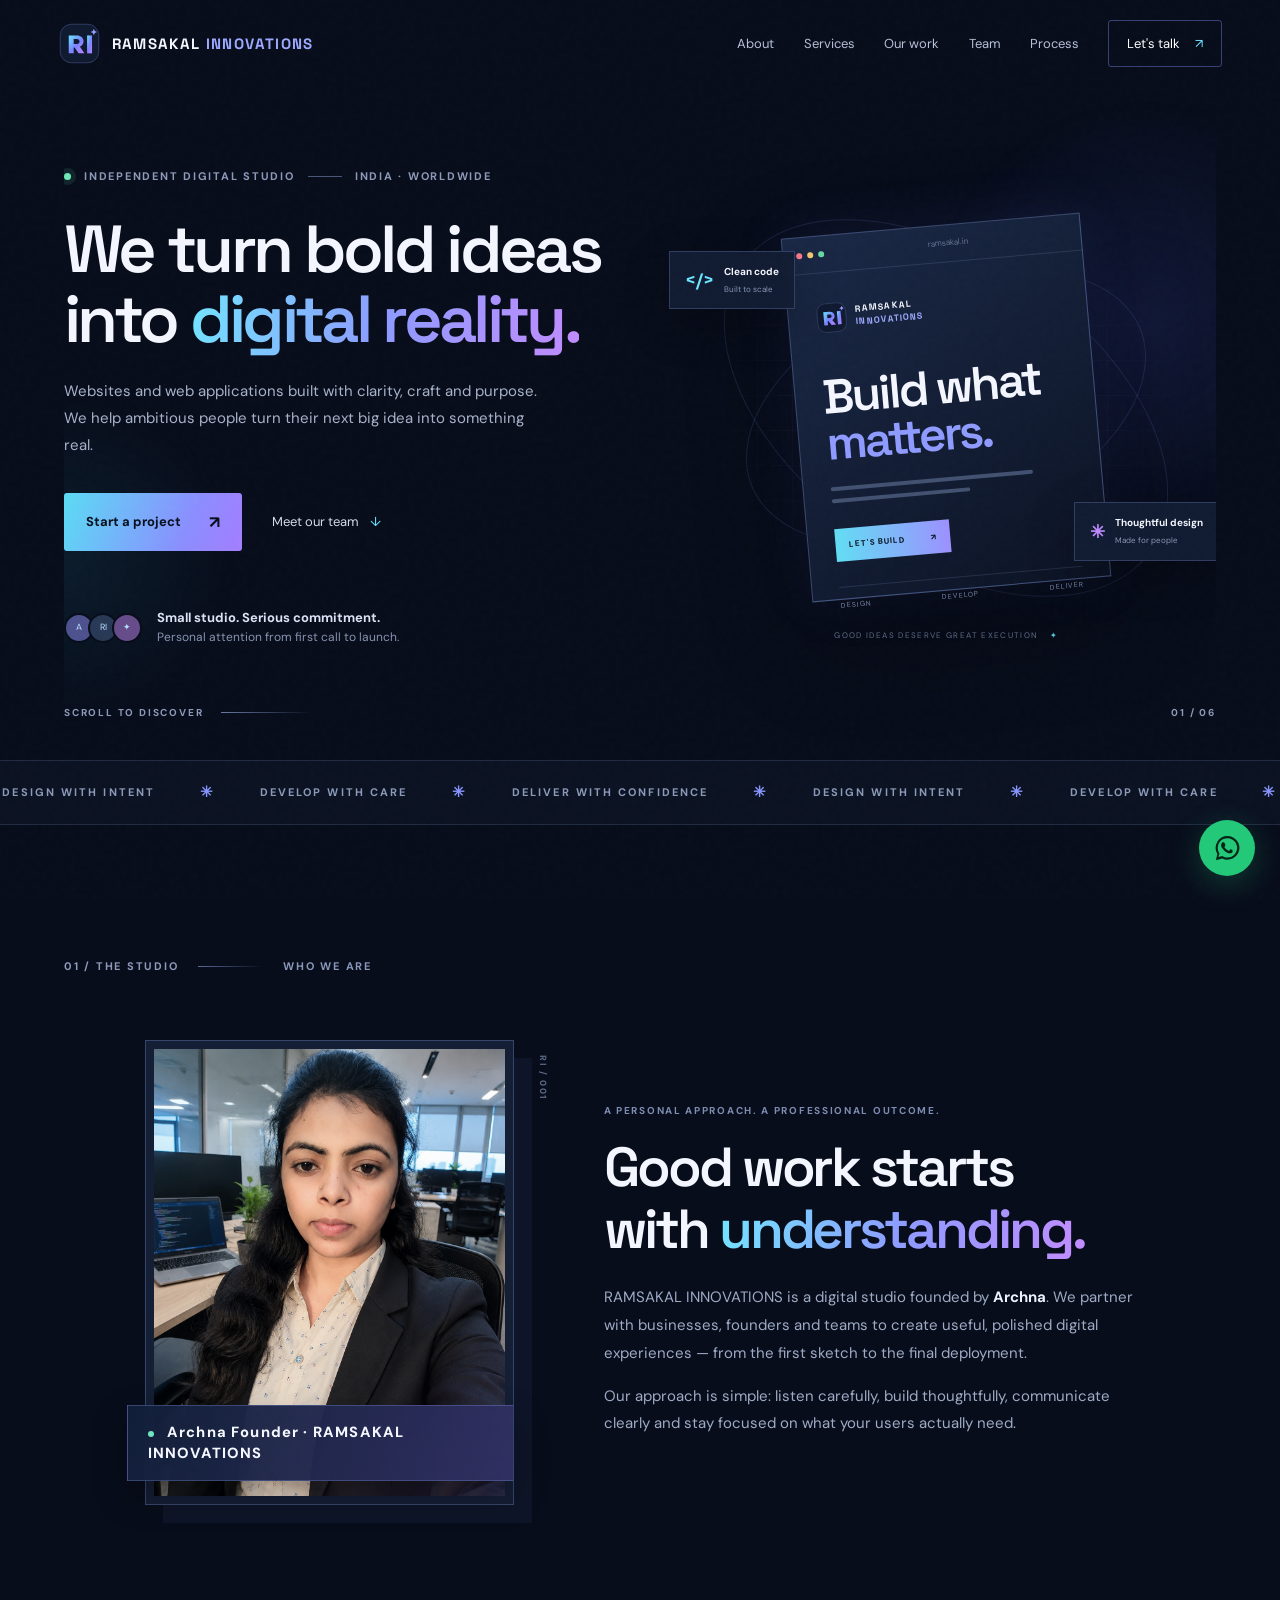
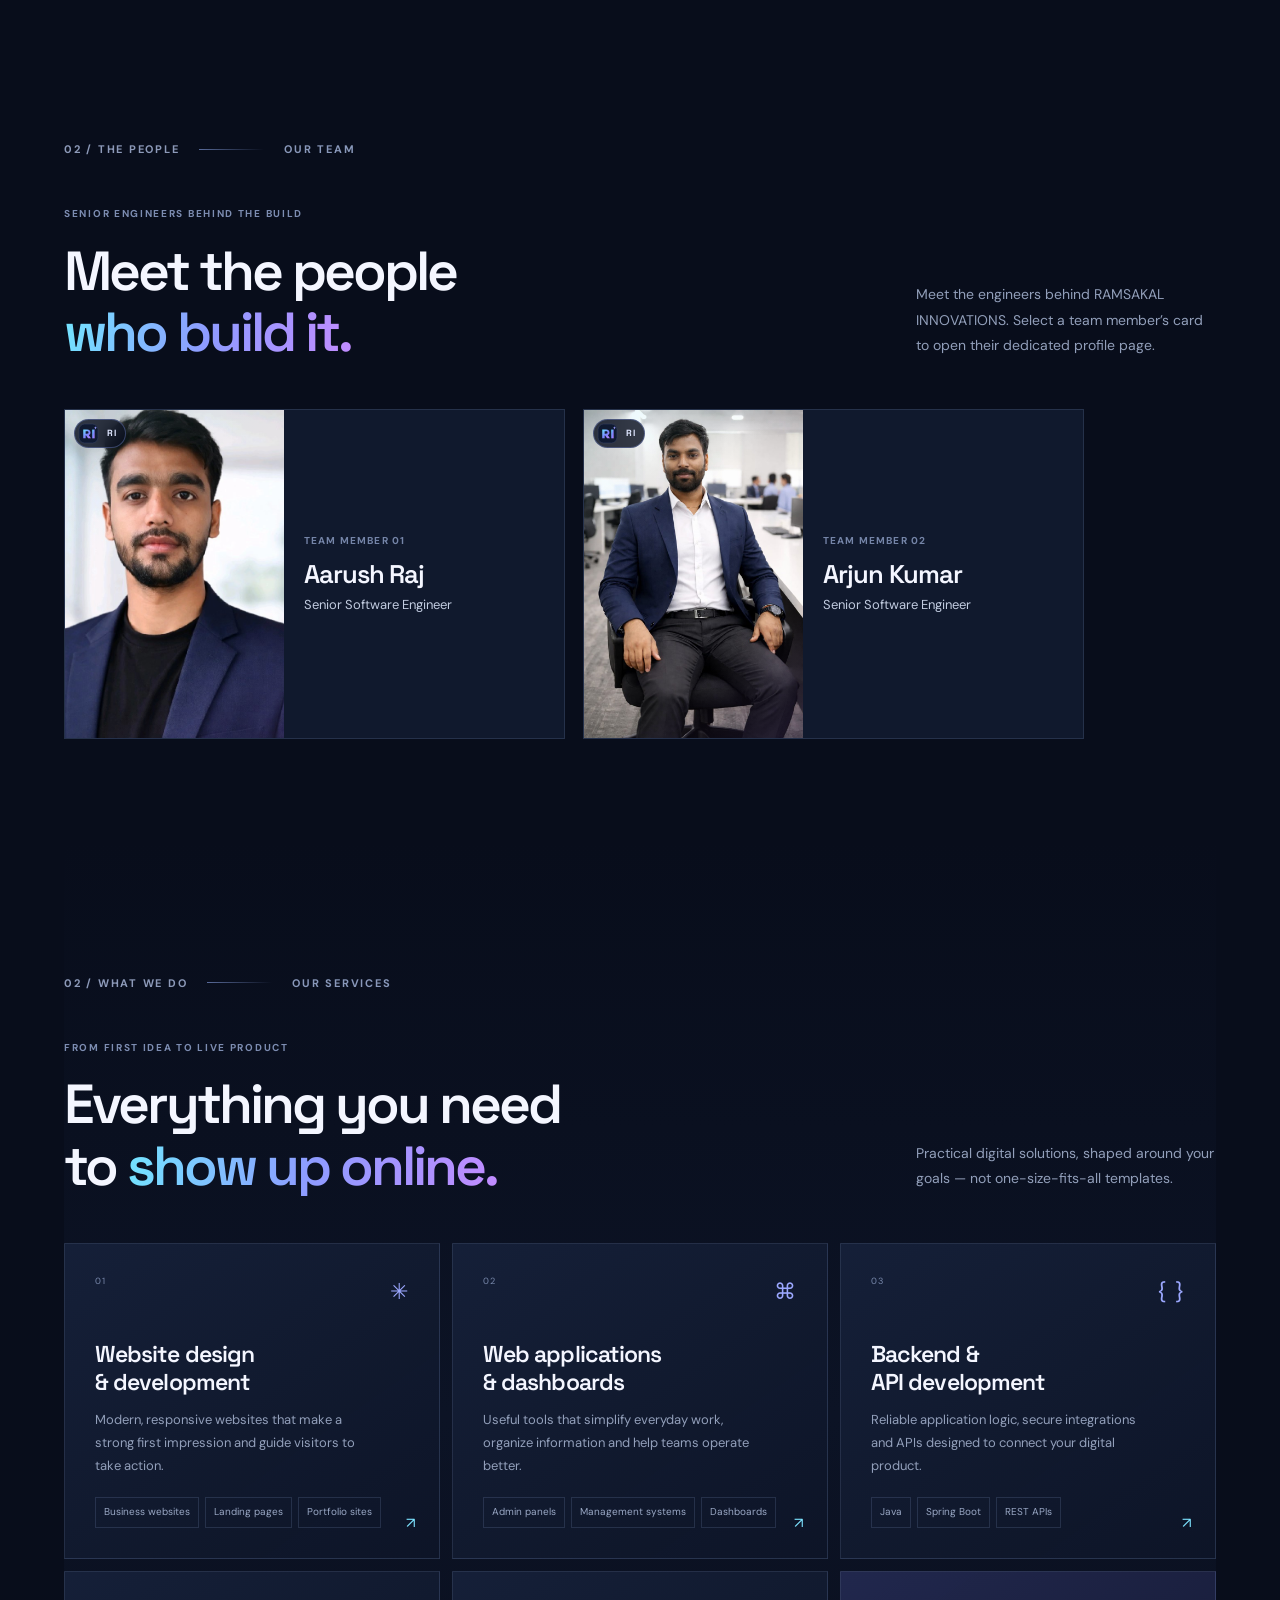
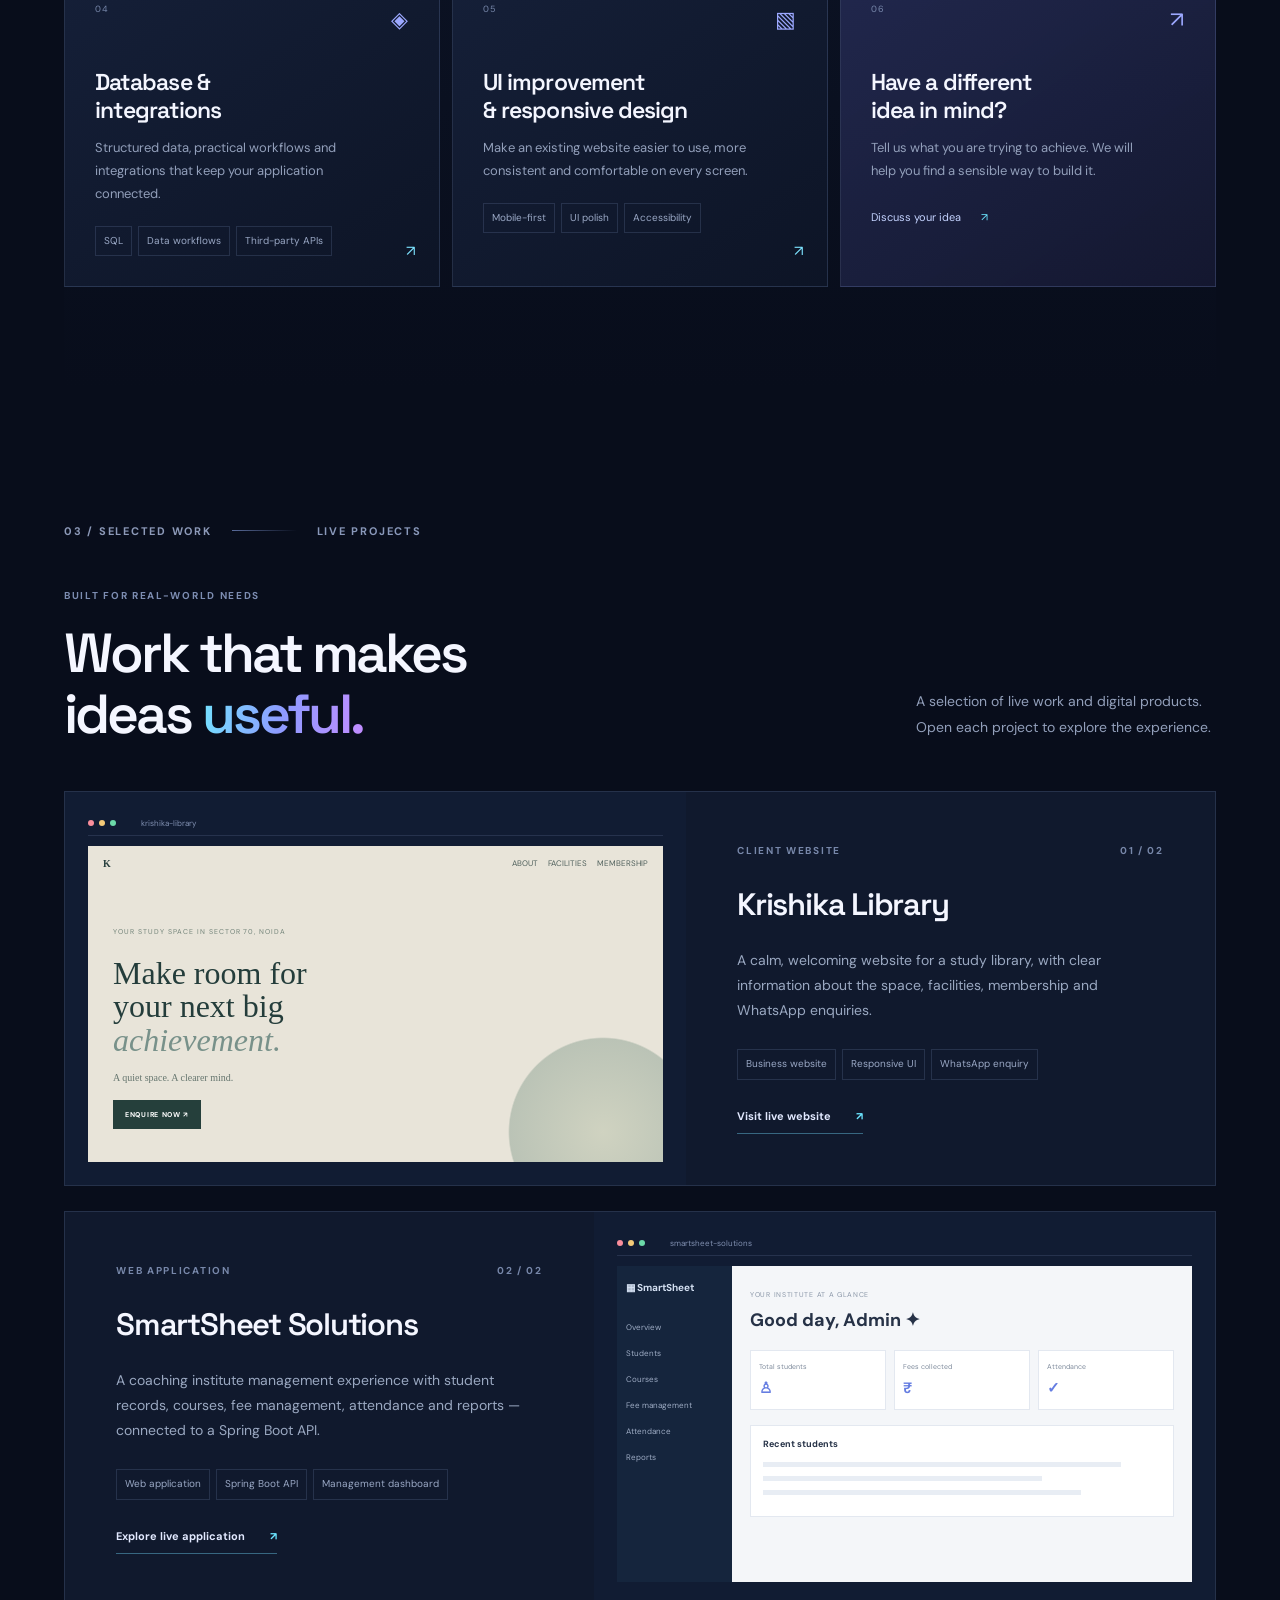
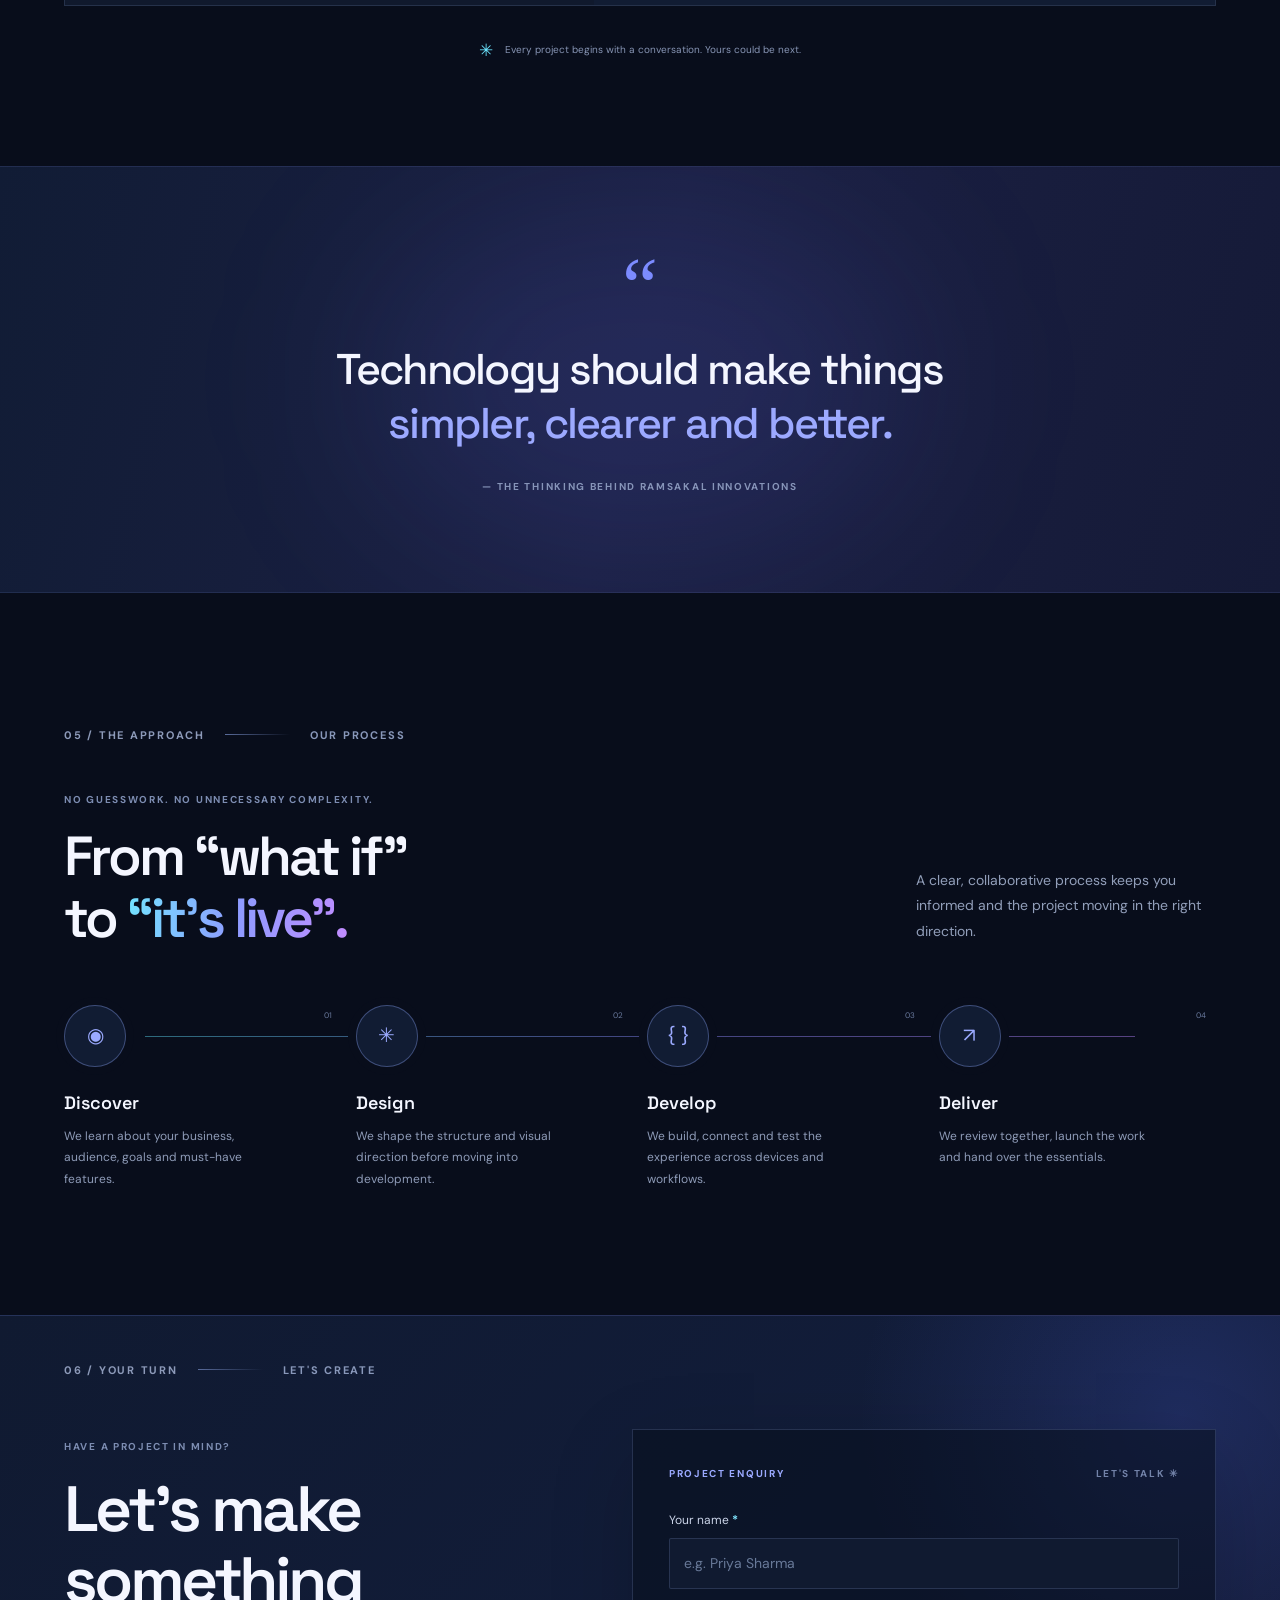
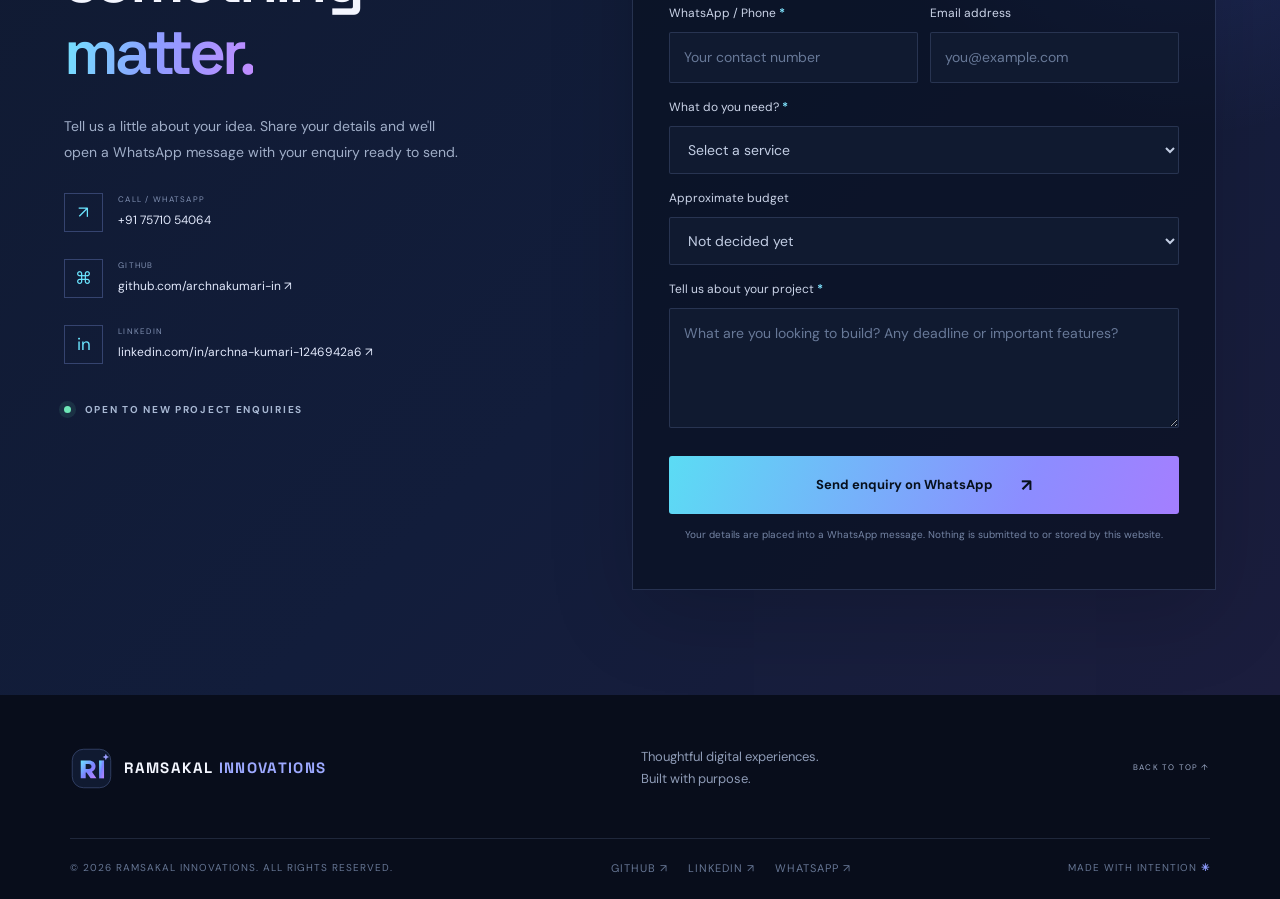
<file: index.html>
<!doctype html>
<html lang="en">
<head>
  <meta charset="utf-8"><meta name="viewport" content="width=device-width, initial-scale=1">
  <meta name="theme-color" content="#080d1b">
  <meta name="description" content="RAMSAKAL INNOVATIONS — thoughtful websites, web applications and digital experiences led by founder Archna.">
  <meta property="og:title" content="RAMSAKAL INNOVATIONS | Digital experiences that move business forward">
  <meta property="og:description" content="Website design, development and custom web applications. Let's build something meaningful.">
  <meta property="og:type" content="website">
  <title>RAMSAKAL INNOVATIONS — Digital experiences that move business forward</title>
  <link rel="icon" href="assets/logo.svg" type="image/svg+xml">
  <link rel="preconnect" href="https://fonts.googleapis.com"><link rel="preconnect" href="https://fonts.gstatic.com" crossorigin>
  <link href="https://fonts.googleapis.com/css2?family=DM+Sans:wght@400;500;600;700&family=Space+Grotesk:wght@400;500;600;700&display=swap" rel="stylesheet">
  <link rel="stylesheet" href="styles.css">
</head>
<body>
  <div class="noise" aria-hidden="true"></div><div class="scroll-progress" id="scrollProgress"></div>
  <header class="site-header" id="top">
    <a class="brand" href="#home" aria-label="Ramsakal Innovations home"><img src="assets/logo.svg" alt="" class="brand-mark"><span>RAMSAKAL <b>INNOVATIONS</b></span></a>
    <button class="menu-toggle" id="menuToggle" aria-label="Open navigation" aria-expanded="false"><i></i><i></i></button>
    <nav class="nav" id="nav"><a href="#about">About</a><a href="#services">Services</a><a href="#work">Our work</a><a href="#team">Team</a><a href="#process">Process</a><a class="nav-cta" href="#contact">Let's talk <span>↗</span></a></nav>
  </header>
  <main>
    <section class="hero section" id="home">
      <div class="hero-orb orb-one"></div><div class="hero-orb orb-two"></div><div class="shooting-stars" aria-hidden="true"><i></i><i></i><i></i><i></i><i></i></div>
      <div class="hero-copy reveal">
        <div class="eyebrow"><span class="pulse-dot"></span> INDEPENDENT DIGITAL STUDIO <span class="eyebrow-line"></span> INDIA · WORLDWIDE</div>
        <h1>We turn bold ideas<br>into <span class="gradient-text">digital reality.</span></h1>
        <p class="hero-lead">Websites and web applications built with clarity, craft and purpose. We help ambitious people turn their next big idea into something real.</p>
        <div class="hero-actions"><a class="button button-primary" href="#contact">Start a project <span>↗</span></a><a class="text-link" href="#team">Meet our team <span>↓</span></a></div>
        <div class="hero-proof"><div class="proof-avatars"><span>A</span><span>RI</span><span>✦</span></div><p><b>Small studio. Serious commitment.</b><br>Personal attention from first call to launch.</p></div>
      </div>
      <div class="hero-visual reveal delay-2">
        <div class="visual-grid"></div><div class="orbit orbit-a"></div><div class="orbit orbit-b"></div>
        <div class="hero-card main-card"><div class="window-bar"><span></span><span></span><span></span><i>ramsakal.in</i></div><div class="mini-brand"><img src="assets/logo.svg" alt=""><span>RAMSAKAL<br><b>INNOVATIONS</b></span></div><div class="mini-title">Build what<br><em>matters.</em></div><div class="mini-lines"><i></i><i></i></div><div class="mini-button">LET'S BUILD <b>↗</b></div><div class="mini-foot"><span>DESIGN</span><span>DEVELOP</span><span>DELIVER</span></div></div>
        <div class="float-chip chip-code"><span class="chip-icon">&lt;/&gt;</span><span><b>Clean code</b><small>Built to scale</small></span></div>
        <div class="float-chip chip-spark"><span class="spark-icon">✳</span><span><b>Thoughtful design</b><small>Made for people</small></span></div>
        <div class="visual-caption">GOOD IDEAS DESERVE GREAT EXECUTION <span>✦</span></div>
      </div>
      <div class="hero-bottom"><span>SCROLL TO DISCOVER</span><div class="scroll-line"></div><span>01 / 06</span></div>
    </section>

    <section class="intro-strip"><div class="strip-track"><span>DESIGN WITH INTENT</span><b>✳</b><span>DEVELOP WITH CARE</span><b>✳</b><span>DELIVER WITH CONFIDENCE</span><b>✳</b><span>DESIGN WITH INTENT</span><b>✳</b><span>DEVELOP WITH CARE</span><b>✳</b></div></section>

    <section class="section about-section" id="about">
      <div class="section-kicker reveal"><span>01 / THE STUDIO</span><span class="kicker-rule"></span><span>WHO WE ARE</span></div>
      <div class="about-grid">
        <div class="about-photo-wrap reveal"><div class="photo-frame"><img src="assets/archna-founder.png" alt="Archna, founder of Ramsakal Innovations" class="founder-photo"><div class="photo-shine"></div></div><div class="photo-tag"><span class="tag-dot"></span> Archna Founder · RAMSAKAL INNOVATIONS</div><div class="photo-index">RI / 001</div></div>
        <div class="about-copy reveal delay-1"><p class="overline">A PERSONAL APPROACH. A PROFESSIONAL OUTCOME.</p><h2>Good work starts<br>with <span class="gradient-text">understanding.</span></h2><p class="body-copy">RAMSAKAL INNOVATIONS is a digital studio founded by <strong>Archna</strong>. We partner with businesses, founders and teams to create useful, polished digital experiences — from the first sketch to the final deployment.</p><p class="body-copy">Our approach is simple: listen carefully, build thoughtfully, communicate clearly and stay focused on what your users actually need.</p></div>
      </div>
    </section>

    <section class="section team-section" id="team">
      <div class="section-kicker reveal"><span>02 / THE PEOPLE</span><span class="kicker-rule"></span><span>OUR TEAM</span></div>
      <div class="section-heading reveal"><div><p class="overline">SENIOR ENGINEERS BEHIND THE BUILD</p><h2>Meet the people<br><span class="gradient-text">who build it.</span></h2></div><p class="heading-note">Meet the engineers behind RAMSAKAL INNOVATIONS. Select a team member’s card to open their dedicated profile page.</p></div>
      <div class="person-grid">
        <a class="person-card reveal" href="aarush-raj.html" aria-label="View Aarush Raj profile">
          <div class="person-photo"><img src="assets/team/aarush-raj.jpg" alt="Aarush Raj, Senior Software Engineer at Ramsakal Innovations" loading="lazy"><div class="photo-shine"></div><span class="person-badge"><img src="assets/logo.svg" alt="">RI</span></div>
          <div class="person-info"><div class="team-number">TEAM MEMBER 01</div><h3>Aarush Raj</h3><p>Senior Software Engineer</p></div>
        </a>
        <a class="person-card reveal delay-1" href="arjun-kumar.html" aria-label="View Arjun Kumar profile">
          <div class="person-photo"><img src="assets/team/arjun-kumar.jpg" alt="Arjun Kumar, Senior Software Engineer at Ramsakal Innovations" loading="lazy" class="top"><div class="photo-shine"></div><span class="person-badge"><img src="assets/logo.svg" alt="">RI</span></div>
          <div class="person-info"><div class="team-number">TEAM MEMBER 02</div><h3>Arjun Kumar</h3><p>Senior Software Engineer</p></div>
        </a>
      </div>
    </section>

    <section class="section services-section" id="services">
      <div class="section-kicker reveal"><span>02 / WHAT WE DO</span><span class="kicker-rule"></span><span>OUR SERVICES</span></div>
      <div class="section-heading reveal"><div><p class="overline">FROM FIRST IDEA TO LIVE PRODUCT</p><h2>Everything you need<br>to <span class="gradient-text">show up online.</span></h2></div><p class="heading-note">Practical digital solutions, shaped around your goals — not one-size-fits-all templates.</p></div>
      <div class="service-grid">
        <article class="service-card reveal"><div class="service-top"><span>01</span><span class="service-icon">✳</span></div><h3>Website design<br>& development</h3><p>Modern, responsive websites that make a strong first impression and guide visitors to take action.</p><div class="service-tags"><span>Business websites</span><span>Landing pages</span><span>Portfolio sites</span></div><span class="card-arrow">↗</span></article>
        <article class="service-card reveal delay-1"><div class="service-top"><span>02</span><span class="service-icon">⌘</span></div><h3>Web applications<br>& dashboards</h3><p>Useful tools that simplify everyday work, organize information and help teams operate better.</p><div class="service-tags"><span>Admin panels</span><span>Management systems</span><span>Dashboards</span></div><span class="card-arrow">↗</span></article>
        <article class="service-card reveal delay-2"><div class="service-top"><span>03</span><span class="service-icon">{ }</span></div><h3>Backend &<br>API development</h3><p>Reliable application logic, secure integrations and APIs designed to connect your digital product.</p><div class="service-tags"><span>Java</span><span>Spring Boot</span><span>REST APIs</span></div><span class="card-arrow">↗</span></article>
        <article class="service-card reveal"><div class="service-top"><span>04</span><span class="service-icon">◈</span></div><h3>Database &<br>integrations</h3><p>Structured data, practical workflows and integrations that keep your application connected.</p><div class="service-tags"><span>SQL</span><span>Data workflows</span><span>Third-party APIs</span></div><span class="card-arrow">↗</span></article>
        <article class="service-card reveal delay-1"><div class="service-top"><span>05</span><span class="service-icon">▧</span></div><h3>UI improvement<br>& responsive design</h3><p>Make an existing website easier to use, more consistent and comfortable on every screen.</p><div class="service-tags"><span>Mobile-first</span><span>UI polish</span><span>Accessibility</span></div><span class="card-arrow">↗</span></article>
        <article class="service-card service-card-cta reveal delay-2"><div class="service-top"><span>06</span><span class="service-icon">↗</span></div><h3>Have a different<br>idea in mind?</h3><p>Tell us what you are trying to achieve. We will help you find a sensible way to build it.</p><a href="#contact" class="service-link">Discuss your idea <span>↗</span></a></article>
      </div>
    </section>

    <section class="section work-section" id="work">
      <div class="section-kicker reveal"><span>03 / SELECTED WORK</span><span class="kicker-rule"></span><span>LIVE PROJECTS</span></div>
      <div class="section-heading reveal"><div><p class="overline">BUILT FOR REAL-WORLD NEEDS</p><h2>Work that makes<br>ideas <span class="gradient-text">useful.</span></h2></div><p class="heading-note">A selection of live work and digital products. Open each project to explore the experience.</p></div>
      <div class="work-list">
        <article class="work-card reveal"><div class="work-preview preview-library"><div class="browser-top"><span></span><span></span><span></span><small>krishika-library</small></div><div class="library-mock"><div class="mock-nav">K <span>ABOUT　 FACILITIES　 MEMBERSHIP</span></div><div class="mock-copy"><small>YOUR STUDY SPACE IN SECTOR 70, NOIDA</small><b>Make room for<br>your next big<br><i>achievement.</i></b><span>A quiet space. A clearer mind.</span><em>ENQUIRE NOW ↗</em></div><div class="mock-sun"></div></div></div><div class="work-info"><div class="work-meta"><span>CLIENT WEBSITE</span><span>01 / 02</span></div><h3>Krishika Library</h3><p>A calm, welcoming website for a study library, with clear information about the space, facilities, membership and WhatsApp enquiries.</p><div class="work-tags"><span>Business website</span><span>Responsive UI</span><span>WhatsApp enquiry</span></div><a class="work-link" href="https://archnakumari-in.github.io/It-s-krishika-library/#about" target="_blank" rel="noopener">Visit live website <span>↗</span></a></div></article>
        <article class="work-card work-card-reverse reveal"><div class="work-preview preview-smartsheet"><div class="browser-top"><span></span><span></span><span></span><small>smartsheet-solutions</small></div><div class="sheet-mock"><aside><b>▦ SmartSheet</b><span>Overview</span><span>Students</span><span>Courses</span><span>Fee management</span><span>Attendance</span><span>Reports</span></aside><div class="sheet-main"><small>YOUR INSTITUTE AT A GLANCE</small><b>Good day, Admin ✦</b><div class="stat-row"><i><small>Total students</small><b>♙</b></i><i><small>Fees collected</small><b>₹</b></i><i><small>Attendance</small><b>✓</b></i></div><div class="sheet-table"><span>Recent students</span><i></i><i></i><i></i></div></div></div></div><div class="work-info"><div class="work-meta"><span>WEB APPLICATION</span><span>02 / 02</span></div><h3>SmartSheet Solutions</h3><p>A coaching institute management experience with student records, courses, fee management, attendance and reports — connected to a Spring Boot API.</p><div class="work-tags"><span>Web application</span><span>Spring Boot API</span><span>Management dashboard</span></div><a class="work-link" href="https://archnakumari-in.github.io/SmartSheet-MVP-Integrated/" target="_blank" rel="noopener">Explore live application <span>↗</span></a></div></article>
      </div>
      <div class="work-note reveal"><span>✳</span> Every project begins with a conversation. Yours could be next.</div>
    </section>

    <section class="founder-note"><div class="note-glow"></div><div class="note-inner reveal"><span class="quote-mark">“</span><p>Technology should make things<br><em>simpler, clearer and better.</em></p><span class="note-credit">— THE THINKING BEHIND RAMSAKAL INNOVATIONS</span></div></section>



    <section class="section process-section" id="process">
      <div class="section-kicker reveal"><span>05 / THE APPROACH</span><span class="kicker-rule"></span><span>OUR PROCESS</span></div>
      <div class="section-heading reveal"><div><p class="overline">NO GUESSWORK. NO UNNECESSARY COMPLEXITY.</p><h2>From “what if”<br>to <span class="gradient-text">“it's live”.</span></h2></div><p class="heading-note">A clear, collaborative process keeps you informed and the project moving in the right direction.</p></div>
      <div class="process-steps"><article class="process-step reveal"><span>01</span><div class="step-symbol">◉</div><h3>Discover</h3><p>We learn about your business, audience, goals and must-have features.</p></article><article class="process-step reveal delay-1"><span>02</span><div class="step-symbol">✳</div><h3>Design</h3><p>We shape the structure and visual direction before moving into development.</p></article><article class="process-step reveal delay-2"><span>03</span><div class="step-symbol">{ }</div><h3>Develop</h3><p>We build, connect and test the experience across devices and workflows.</p></article><article class="process-step reveal delay-3"><span>04</span><div class="step-symbol">↗</div><h3>Deliver</h3><p>We review together, launch the work and hand over the essentials.</p></article></div>
    </section>

    <section class="contact-section" id="contact"><div class="contact-glow"></div><div class="section contact-inner"><div class="section-kicker reveal"><span>06 / YOUR TURN</span><span class="kicker-rule"></span><span>LET'S CREATE</span></div><div class="contact-grid"><div class="contact-copy reveal"><p class="overline">HAVE A PROJECT IN MIND?</p><h2>Let's make<br>something <span class="gradient-text">matter.</span></h2><p>Tell us a little about your idea. Share your details and we'll open a WhatsApp message with your enquiry ready to send.</p><div class="contact-direct"><span class="direct-icon">↗</span><div><small>CALL / WHATSAPP</small><a href="https://wa.me/917571054064" target="_blank" rel="noopener">+91 75710 54064</a></div></div><div class="contact-direct"><span class="direct-icon">⌘</span><div><small>GITHUB</small><a href="https://github.com/archnakumari-in" target="_blank" rel="noopener">github.com/archnakumari-in ↗</a></div></div><div class="contact-direct"><span class="direct-icon">in</span><div><small>LINKEDIN</small><a href="https://www.linkedin.com/in/archna-kumari-1246942a6/" target="_blank" rel="noopener">linkedin.com/in/archna-kumari-1246942a6 ↗</a></div></div><div class="availability"><span class="pulse-dot"></span> OPEN TO NEW PROJECT ENQUIRIES</div></div>
      <form class="contact-form reveal delay-1" id="enquiryForm"><div class="form-heading"><span>PROJECT ENQUIRY</span><span>LET'S TALK ✳</span></div><label for="name">Your name <b>*</b></label><input id="name" name="name" placeholder="e.g. Priya Sharma" required maxlength="80"><div class="form-two"><div><label for="phone">WhatsApp / Phone <b>*</b></label><input id="phone" name="phone" type="tel" placeholder="Your contact number" required maxlength="20"></div><div><label for="email">Email address</label><input id="email" name="email" type="email" placeholder="you@example.com" maxlength="120"></div></div><label for="service">What do you need? <b>*</b></label><select id="service" name="service" required><option value="" disabled selected>Select a service</option><option>Business website</option><option>Landing page / Portfolio</option><option>Web application / Dashboard</option><option>Backend / API development</option><option>Website redesign</option><option>Something else</option></select><label for="budget">Approximate budget</label><select id="budget" name="budget"><option value="Not decided">Not decided yet</option><option>Under ₹10,000</option><option>₹10,000 – ₹25,000</option><option>₹25,000 – ₹50,000</option><option>₹50,000+</option><option>International / USD – discuss</option></select><label for="message">Tell us about your project <b>*</b></label><textarea id="message" name="message" rows="4" placeholder="What are you looking to build? Any deadline or important features?" required maxlength="1200"></textarea><button class="button button-primary form-submit" type="submit">Send enquiry on WhatsApp <span>↗</span></button><p class="form-privacy">Your details are placed into a WhatsApp message. Nothing is submitted to or stored by this website.</p><p class="form-status" id="formStatus" aria-live="polite"></p></form>
      </div></div></section>
  </main>
  <footer class="footer"><div class="footer-top"><a class="brand footer-brand" href="#home"><img src="assets/logo.svg" alt="" class="brand-mark"><span>RAMSAKAL <b>INNOVATIONS</b></span></a><p>Thoughtful digital experiences.<br>Built with purpose.</p><a class="back-top" href="#top">BACK TO TOP ↑</a></div><div class="footer-bottom"><span>© <span id="year"></span> RAMSAKAL INNOVATIONS. ALL RIGHTS RESERVED.</span><div><a href="https://github.com/archnakumari-in" target="_blank" rel="noopener">GITHUB ↗</a><a href="https://www.linkedin.com/in/archna-kumari-1246942a6/" target="_blank" rel="noopener">LINKEDIN ↗</a><a href="https://wa.me/917571054064" target="_blank" rel="noopener">WHATSAPP ↗</a></div><span>MADE WITH INTENTION <b>✳</b></span></div></footer>
  <a class="whatsapp-float" href="https://wa.me/917571054064?text=Hello%20RAMSAKAL%20INNOVATIONS%2C%20I%20would%20like%20to%20discuss%20a%20project." target="_blank" rel="noopener" aria-label="Chat with Ramsakal Innovations on WhatsApp"><svg viewBox="0 0 32 32" aria-hidden="true"><path fill="currentColor" d="M16 3.2A12.2 12.2 0 0 0 5.5 21.6L4 28l6.6-1.7A12.2 12.2 0 1 0 16 3.2Zm0 22.2c-1.8 0-3.5-.5-5-1.4l-.4-.2-3.9 1 1-3.8-.3-.4A10 10 0 1 1 16 25.4Zm5.5-7.5c-.3-.2-1.8-.9-2.1-1s-.5-.2-.7.2-.8 1-1 1.2-.4.2-.7.1a8.1 8.1 0 0 1-2.4-1.5 9 9 0 0 1-1.7-2.1c-.2-.3 0-.5.1-.7l.5-.6c.2-.2.2-.4.3-.6s0-.4 0-.6-.7-1.7-1-2.3c-.2-.5-.5-.5-.7-.5h-.6c-.2 0-.6.1-.9.4s-1.2 1.2-1.2 2.8 1.2 3.2 1.4 3.4a12.4 12.4 0 0 0 4.8 4.2c.7.3 1.2.5 1.6.6.7.2 1.3.2 1.8.1.6-.1 1.8-.7 2.1-1.4.3-.7.3-1.3.2-1.4s-.3-.2-.6-.4Z"/></svg></a>
  <script src="script.js"></script>
</body></html>
</file>
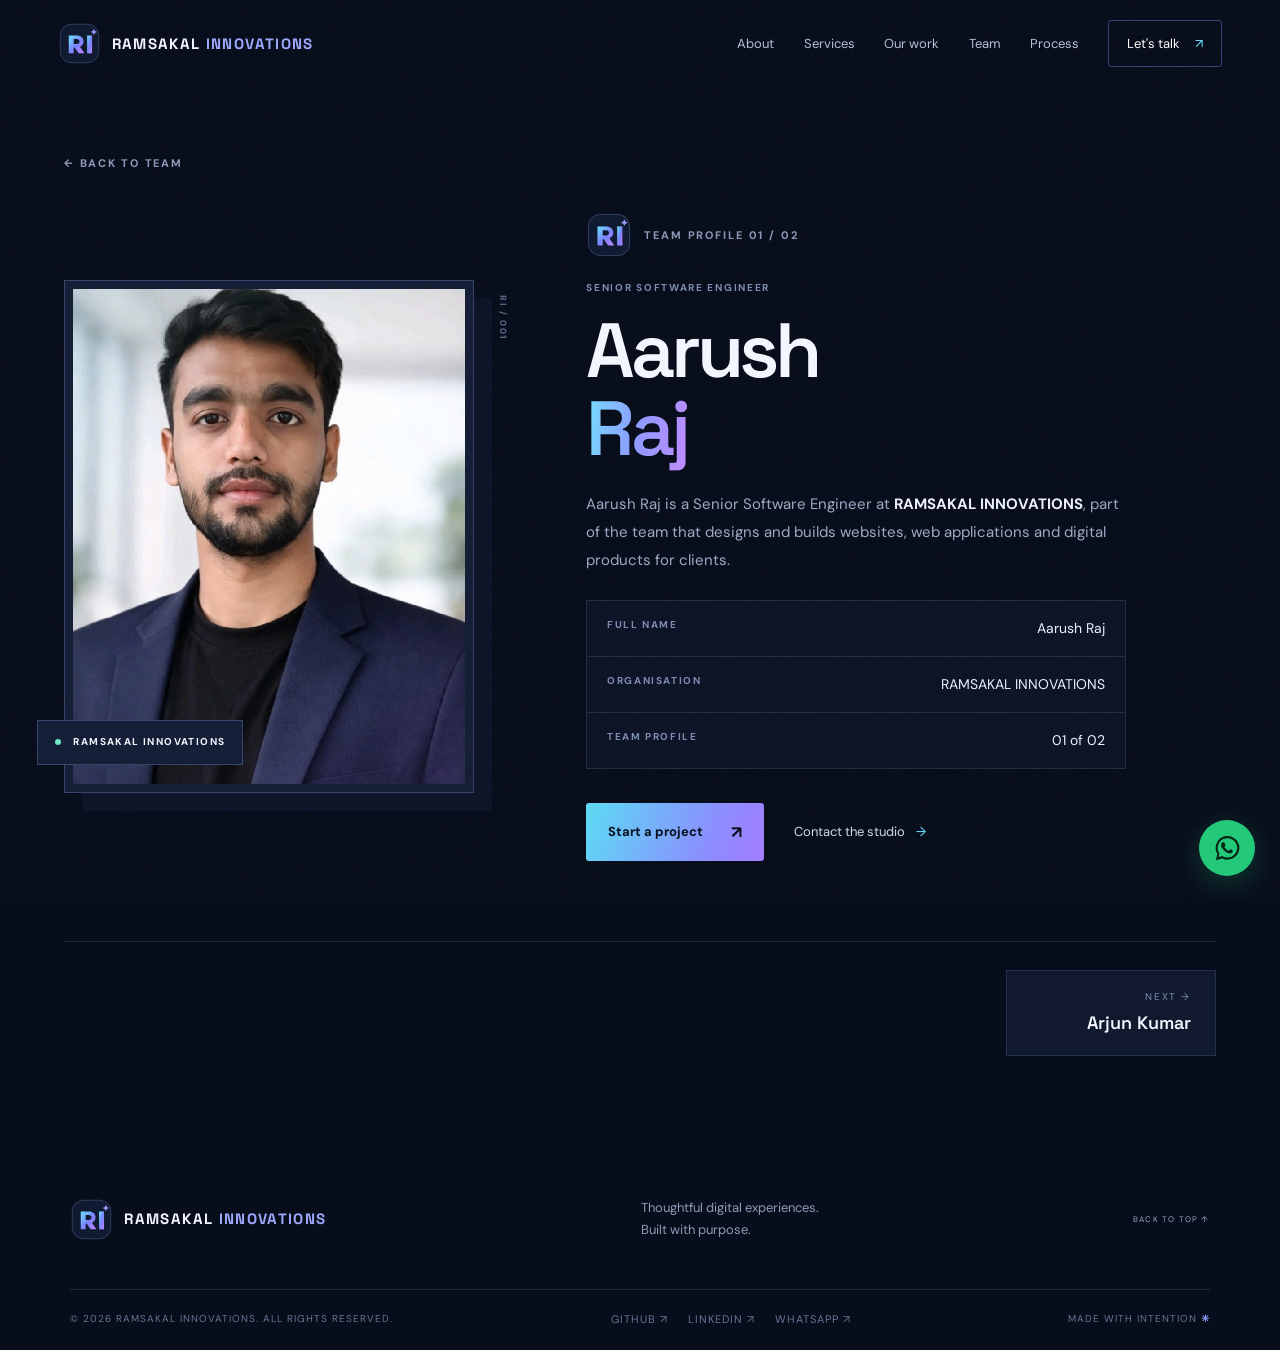
<file: aarush-raj.html>
<!doctype html>
<html lang="en">
<head>
  <meta charset="utf-8"><meta name="viewport" content="width=device-width, initial-scale=1">
  <meta name="theme-color" content="#080d1b">
  <meta name="description" content="Aarush Raj — Senior Software Engineer at RAMSAKAL INNOVATIONS.">
  <meta property="og:title" content="Aarush Raj | Senior Software Engineer | RAMSAKAL INNOVATIONS">
  <meta property="og:image" content="assets/team/aarush-raj.jpg">
  <title>Aarush Raj — Senior Software Engineer | RAMSAKAL INNOVATIONS</title>
  <link rel="icon" href="assets/logo.svg" type="image/svg+xml">
  <link rel="preconnect" href="https://fonts.googleapis.com"><link rel="preconnect" href="https://fonts.gstatic.com" crossorigin>
  <link href="https://fonts.googleapis.com/css2?family=DM+Sans:wght@400;500;600;700&family=Space+Grotesk:wght@400;500;600;700&display=swap" rel="stylesheet">
  <link rel="stylesheet" href="styles.css">
</head>
<body class="profile-page">
  <div class="noise" aria-hidden="true"></div><div class="scroll-progress" id="scrollProgress"></div>
  <header class="site-header" id="top">
    <a class="brand" href="index.html" aria-label="Ramsakal Innovations home"><img src="assets/logo.svg" alt="RI logo" class="brand-mark"><span>RAMSAKAL <b>INNOVATIONS</b></span></a>
    <button class="menu-toggle" id="menuToggle" aria-label="Open navigation" aria-expanded="false"><i></i><i></i></button>
    <nav class="nav" id="nav"><a href="index.html#about">About</a><a href="index.html#services">Services</a><a href="index.html#work">Our work</a><a href="index.html#team">Team</a><a href="index.html#process">Process</a><a class="nav-cta" href="index.html#contact">Let's talk <span>↗</span></a></nav>
  </header>
  <main>
    <section class="section profile-hero">
      <a class="back-link reveal" href="index.html#team">← BACK TO TEAM</a>
      <div class="profile-grid">
        <div class="profile-photo-wrap reveal">
          <div class="photo-frame profile-frame"><img src="assets/team/aarush-raj.jpg" alt="Aarush Raj, Senior Software Engineer" class="founder-photo"><div class="photo-shine"></div></div>
          <div class="photo-tag"><span class="tag-dot"></span> RAMSAKAL INNOVATIONS</div>
          <div class="photo-index">RI / 001</div>
        </div>
        <div class="profile-copy reveal delay-1">
          <div class="profile-logo"><img src="assets/logo.svg" alt="RI logo"><span>TEAM PROFILE 01 / 02</span></div>
          <p class="overline">SENIOR SOFTWARE ENGINEER</p>
          <h1>Aarush<br><span class="gradient-text">Raj</span></h1>
          <p class="body-copy">Aarush Raj is a Senior Software Engineer at <strong>RAMSAKAL INNOVATIONS</strong>, part of the team that designs and builds websites, web applications and digital products for clients.</p>
          <!-- Add Aarush Raj's real bio, experience and skills here (inside .detail-list below) when you have verified details. -->
          <dl class="detail-list">
            <div><dt>Full name</dt><dd>Aarush Raj</dd></div>
            <div><dt>Organisation</dt><dd>RAMSAKAL INNOVATIONS</dd></div>
            <div><dt>Team profile</dt><dd>01 of 02</dd></div>
          </dl>
          <div class="hero-actions"><a class="button button-primary" href="https://wa.me/917571054064?text=Hello%20RAMSAKAL%20INNOVATIONS%2C%20I%20would%20like%20to%20discuss%20a%20project." target="_blank" rel="noopener">Start a project <span>↗</span></a><a class="text-link" href="index.html#contact">Contact the studio <span>→</span></a></div>
        </div>
      </div>
      <nav class="profile-pager reveal" aria-label="Team profiles"><a class="next" href="arjun-kumar.html"><small>NEXT →</small><b>Arjun Kumar</b></a></nav>
    </section>
  </main>
  <footer class="footer"><div class="footer-top"><a class="brand footer-brand" href="index.html"><img src="assets/logo.svg" alt="RI logo" class="brand-mark"><span>RAMSAKAL <b>INNOVATIONS</b></span></a><p>Thoughtful digital experiences.<br>Built with purpose.</p><a class="back-top" href="#top">BACK TO TOP ↑</a></div><div class="footer-bottom"><span>© <span id="year"></span> RAMSAKAL INNOVATIONS. ALL RIGHTS RESERVED.</span><div><a href="https://github.com/archnakumari-in" target="_blank" rel="noopener">GITHUB ↗</a><a href="https://www.linkedin.com/in/archna-kumari-1246942a6/" target="_blank" rel="noopener">LINKEDIN ↗</a><a href="https://wa.me/917571054064" target="_blank" rel="noopener">WHATSAPP ↗</a></div><span>MADE WITH INTENTION <b>✳</b></span></div></footer>
  <a class="whatsapp-float" href="https://wa.me/917571054064?text=Hello%20RAMSAKAL%20INNOVATIONS%2C%20I%20would%20like%20to%20discuss%20a%20project." target="_blank" rel="noopener" aria-label="Chat with Ramsakal Innovations on WhatsApp"><svg viewBox="0 0 32 32" aria-hidden="true"><path fill="currentColor" d="M16 3.2A12.2 12.2 0 0 0 5.5 21.6L4 28l6.6-1.7A12.2 12.2 0 1 0 16 3.2Zm0 22.2c-1.8 0-3.5-.5-5-1.4l-.4-.2-3.9 1 1-3.8-.3-.4A10 10 0 1 1 16 25.4Zm5.5-7.5c-.3-.2-1.8-.9-2.1-1s-.5-.2-.7.2-.8 1-1 1.2-.4.2-.7.1a8.1 8.1 0 0 1-2.4-1.5 9 9 0 0 1-1.7-2.1c-.2-.3 0-.5.1-.7l.5-.6c.2-.2.2-.4.3-.6s0-.4 0-.6-.7-1.7-1-2.3c-.2-.5-.5-.5-.7-.5h-.6c-.2 0-.6.1-.9.4s-1.2 1.2-1.2 2.8 1.2 3.2 1.4 3.4a12.4 12.4 0 0 0 4.8 4.2c.7.3 1.2.5 1.6.6.7.2 1.3.2 1.8.1.6-.1 1.8-.7 2.1-1.4.3-.7.3-1.3.2-1.4s-.3-.2-.6-.4Z"/></svg></a>
  <script src="profile.js"></script>
</body></html>
</file>
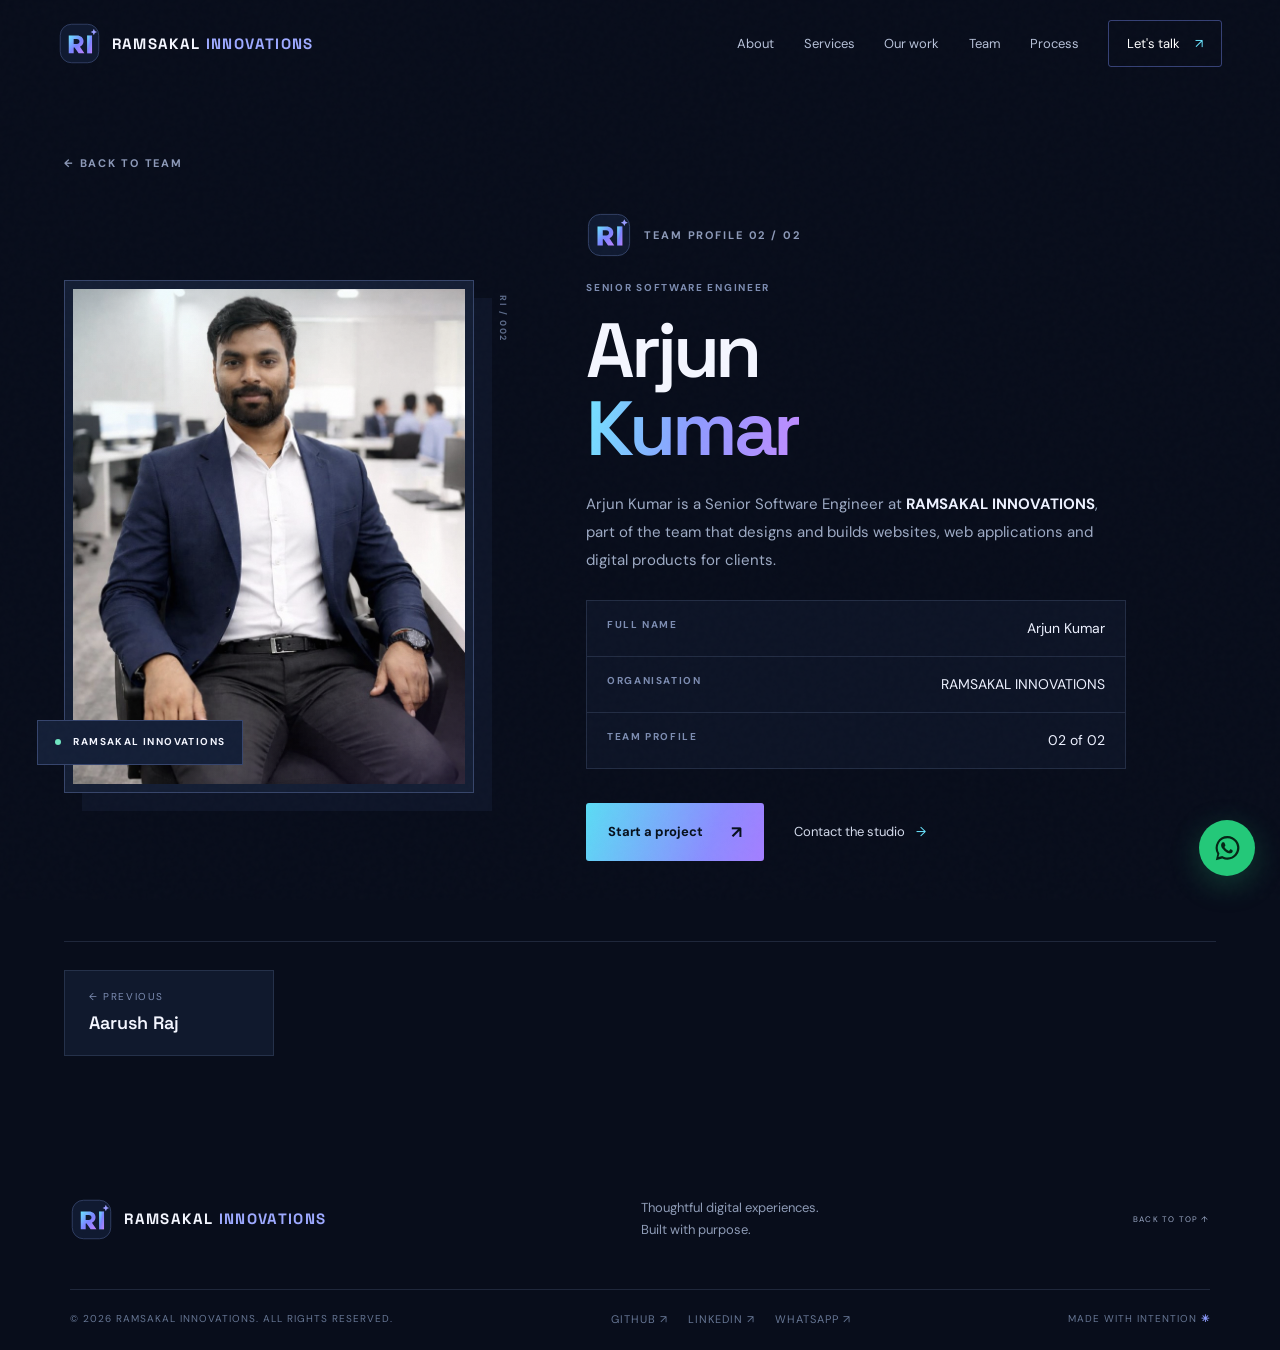
<file: arjun-kumar.html>
<!doctype html>
<html lang="en">
<head>
  <meta charset="utf-8"><meta name="viewport" content="width=device-width, initial-scale=1">
  <meta name="theme-color" content="#080d1b">
  <meta name="description" content="Arjun Kumar — Senior Software Engineer at RAMSAKAL INNOVATIONS.">
  <meta property="og:title" content="Arjun Kumar | Senior Software Engineer | RAMSAKAL INNOVATIONS">
  <meta property="og:image" content="assets/team/arjun-kumar.jpg">
  <title>Arjun Kumar — Senior Software Engineer | RAMSAKAL INNOVATIONS</title>
  <link rel="icon" href="assets/logo.svg" type="image/svg+xml">
  <link rel="preconnect" href="https://fonts.googleapis.com"><link rel="preconnect" href="https://fonts.gstatic.com" crossorigin>
  <link href="https://fonts.googleapis.com/css2?family=DM+Sans:wght@400;500;600;700&family=Space+Grotesk:wght@400;500;600;700&display=swap" rel="stylesheet">
  <link rel="stylesheet" href="styles.css">
</head>
<body class="profile-page">
  <div class="noise" aria-hidden="true"></div><div class="scroll-progress" id="scrollProgress"></div>
  <header class="site-header" id="top">
    <a class="brand" href="index.html" aria-label="Ramsakal Innovations home"><img src="assets/logo.svg" alt="RI logo" class="brand-mark"><span>RAMSAKAL <b>INNOVATIONS</b></span></a>
    <button class="menu-toggle" id="menuToggle" aria-label="Open navigation" aria-expanded="false"><i></i><i></i></button>
    <nav class="nav" id="nav"><a href="index.html#about">About</a><a href="index.html#services">Services</a><a href="index.html#work">Our work</a><a href="index.html#team">Team</a><a href="index.html#process">Process</a><a class="nav-cta" href="index.html#contact">Let's talk <span>↗</span></a></nav>
  </header>
  <main>
    <section class="section profile-hero">
      <a class="back-link reveal" href="index.html#team">← BACK TO TEAM</a>
      <div class="profile-grid">
        <div class="profile-photo-wrap reveal">
          <div class="photo-frame profile-frame"><img src="assets/team/arjun-kumar.jpg" alt="Arjun Kumar, Senior Software Engineer" class="founder-photo top"><div class="photo-shine"></div></div>
          <div class="photo-tag"><span class="tag-dot"></span> RAMSAKAL INNOVATIONS</div>
          <div class="photo-index">RI / 002</div>
        </div>
        <div class="profile-copy reveal delay-1">
          <div class="profile-logo"><img src="assets/logo.svg" alt="RI logo"><span>TEAM PROFILE 02 / 02</span></div>
          <p class="overline">SENIOR SOFTWARE ENGINEER</p>
          <h1>Arjun<br><span class="gradient-text">Kumar</span></h1>
          <p class="body-copy">Arjun Kumar is a Senior Software Engineer at <strong>RAMSAKAL INNOVATIONS</strong>, part of the team that designs and builds websites, web applications and digital products for clients.</p>
          <!-- Add Arjun Kumar's real bio, experience and skills here (inside .detail-list below) when you have verified details. -->
          <dl class="detail-list">
            <div><dt>Full name</dt><dd>Arjun Kumar</dd></div>
            <div><dt>Organisation</dt><dd>RAMSAKAL INNOVATIONS</dd></div>
            <div><dt>Team profile</dt><dd>02 of 02</dd></div>
          </dl>
          <div class="hero-actions"><a class="button button-primary" href="https://wa.me/917571054064?text=Hello%20RAMSAKAL%20INNOVATIONS%2C%20I%20would%20like%20to%20discuss%20a%20project." target="_blank" rel="noopener">Start a project <span>↗</span></a><a class="text-link" href="index.html#contact">Contact the studio <span>→</span></a></div>
        </div>
      </div>
      <nav class="profile-pager reveal" aria-label="Team profiles"><a href="aarush-raj.html"><small>← PREVIOUS</small><b>Aarush Raj</b></a></nav>
    </section>
  </main>
  <footer class="footer"><div class="footer-top"><a class="brand footer-brand" href="index.html"><img src="assets/logo.svg" alt="RI logo" class="brand-mark"><span>RAMSAKAL <b>INNOVATIONS</b></span></a><p>Thoughtful digital experiences.<br>Built with purpose.</p><a class="back-top" href="#top">BACK TO TOP ↑</a></div><div class="footer-bottom"><span>© <span id="year"></span> RAMSAKAL INNOVATIONS. ALL RIGHTS RESERVED.</span><div><a href="https://github.com/archnakumari-in" target="_blank" rel="noopener">GITHUB ↗</a><a href="https://www.linkedin.com/in/archna-kumari-1246942a6/" target="_blank" rel="noopener">LINKEDIN ↗</a><a href="https://wa.me/917571054064" target="_blank" rel="noopener">WHATSAPP ↗</a></div><span>MADE WITH INTENTION <b>✳</b></span></div></footer>
  <a class="whatsapp-float" href="https://wa.me/917571054064?text=Hello%20RAMSAKAL%20INNOVATIONS%2C%20I%20would%20like%20to%20discuss%20a%20project." target="_blank" rel="noopener" aria-label="Chat with Ramsakal Innovations on WhatsApp"><svg viewBox="0 0 32 32" aria-hidden="true"><path fill="currentColor" d="M16 3.2A12.2 12.2 0 0 0 5.5 21.6L4 28l6.6-1.7A12.2 12.2 0 1 0 16 3.2Zm0 22.2c-1.8 0-3.5-.5-5-1.4l-.4-.2-3.9 1 1-3.8-.3-.4A10 10 0 1 1 16 25.4Zm5.5-7.5c-.3-.2-1.8-.9-2.1-1s-.5-.2-.7.2-.8 1-1 1.2-.4.2-.7.1a8.1 8.1 0 0 1-2.4-1.5 9 9 0 0 1-1.7-2.1c-.2-.3 0-.5.1-.7l.5-.6c.2-.2.2-.4.3-.6s0-.4 0-.6-.7-1.7-1-2.3c-.2-.5-.5-.5-.7-.5h-.6c-.2 0-.6.1-.9.4s-1.2 1.2-1.2 2.8 1.2 3.2 1.4 3.4a12.4 12.4 0 0 0 4.8 4.2c.7.3 1.2.5 1.6.6.7.2 1.3.2 1.8.1.6-.1 1.8-.7 2.1-1.4.3-.7.3-1.3.2-1.4s-.3-.2-.6-.4Z"/></svg></a>
  <script src="profile.js"></script>
</body></html>
</file>
<file: styles.css>
:root{--bg:#080d1b;--panel:#10182b;--panel2:#121e35;--text:#f4f6ff;--muted:#9aa6c0;--line:rgba(151,171,220,.16);--cyan:#6be5ff;--blue:#7b83ff;--purple:#bd83ff;--font:'DM Sans',sans-serif;--display:'Space Grotesk',sans-serif}*{box-sizing:border-box}html{scroll-behavior:smooth;scroll-padding-top:88px}body{margin:0;background:var(--bg);color:var(--text);font-family:var(--font);overflow-x:hidden}a{color:inherit;text-decoration:none}button,input,select,textarea{font:inherit}.noise{position:fixed;inset:0;pointer-events:none;z-index:20;opacity:.035;background-image:url("data:image/svg+xml,%3Csvg viewBox='0 0 180 180' xmlns='http://www.w3.org/2000/svg'%3E%3Cfilter id='n'%3E%3CfeTurbulence type='fractalNoise' baseFrequency='.9' numOctaves='3' stitchTiles='stitch'/%3E%3C/filter%3E%3Crect width='100%25' height='100%25' filter='url(%23n)' opacity='.5'/%3E%3C/svg%3E")}.scroll-progress{position:fixed;top:0;left:0;height:2px;width:0;background:linear-gradient(90deg,var(--cyan),var(--blue),var(--purple));z-index:1000}.site-header{height:88px;padding:0 max(calc((100vw - 1180px)/2),5.5vw);display:flex;align-items:center;justify-content:space-between;position:fixed;z-index:100;top:0;left:0;right:0;border-bottom:1px solid transparent;transition:.3s}.site-header.scrolled{height:74px;background:rgba(8,13,27,.86);backdrop-filter:blur(18px);border-color:var(--line)}.brand{display:flex;align-items:center;gap:11px;font:700 14px var(--display);letter-spacing:.09em;line-height:1.05}.brand-mark{width:43px;height:43px}.brand b{color:#9da9ff}.brand small{display:block;font:500 8px var(--font);letter-spacing:.23em;color:#7e8aa7;margin-top:6px}.nav{display:flex;align-items:center;gap:32px;font-size:12px;color:#b6c0d7}.nav a:not(.nav-cta):hover{color:var(--cyan)}.nav-cta{padding:12px 18px;border:1px solid rgba(125,145,255,.4);border-radius:3px;color:#fff}.nav-cta span{color:var(--cyan);margin-left:12px}.menu-toggle{display:none}.section{width:min(1180px,89%);margin:0 auto}.hero{min-height:780px;padding-top:178px;position:relative;display:grid;grid-template-columns:1.02fr .98fr;align-items:center;gap:40px;padding-bottom:115px}.hero-copy{position:relative;z-index:2}.eyebrow,.overline,.section-kicker,.work-meta,.team-number,.note-credit,.form-heading,.availability,.hero-bottom,.photo-index{font-size:9px;letter-spacing:.18em;font-weight:700;color:#8d9ab9}.eyebrow{display:flex;align-items:center;gap:11px}.pulse-dot{width:7px;height:7px;border-radius:50%;background:#6ee7b7;box-shadow:0 0 0 5px rgba(110,231,183,.1);display:inline-block;animation:pulse 2s infinite}.eyebrow-line{height:1px;width:34px;background:#4a5878}.hero h1,.section-heading h2,.about-copy h2,.contact-copy h2{font:600 clamp(45px,5.4vw,72px)/1.08 var(--display);letter-spacing:-.055em;margin:28px 0 23px}.gradient-text{background:linear-gradient(100deg,#72e5ff 0%,#8e9bff 50%,#c28cff 100%);-webkit-background-clip:text;background-clip:text;color:transparent}.hero-lead{max-width:490px;font-size:15px;line-height:1.85;color:#a8b3ca}.hero-actions{display:flex;align-items:center;gap:30px;margin-top:34px}.button{display:inline-flex;align-items:center;justify-content:center;gap:28px;padding:16px 21px;border:0;border-radius:3px;font-size:12px;font-weight:700;cursor:pointer;transition:transform .25s,box-shadow .25s}.button:hover{transform:translateY(-3px);box-shadow:0 12px 34px rgba(91,111,255,.2)}.button-primary{background:linear-gradient(110deg,#5bdcf4,#8c8dff 70%,#a47eff);color:#07101d}.button span{font-size:17px}.text-link{font-size:12px;color:#d4dbec}.text-link span{color:var(--cyan);margin-left:8px}.hero-proof{display:flex;align-items:center;gap:15px;margin-top:57px}.proof-avatars{display:flex}.proof-avatars span{width:30px;height:30px;border-radius:50%;border:2px solid var(--bg);margin-left:-6px;background:#283956;display:grid;place-items:center;font-size:9px;color:#b8dfff}.proof-avatars span:first-child{margin:0;background:#4d518e}.proof-avatars span:last-child{background:#664c8a}.hero-proof p{font-size:10px;line-height:1.6;color:#8794b0;margin:0}.hero-proof b{color:#dce3f5;font-size:11px}.hero-visual{height:470px;position:relative;display:grid;place-items:center}.visual-grid{position:absolute;inset:10% 2%;background-image:linear-gradient(rgba(126,149,210,.07) 1px,transparent 1px),linear-gradient(90deg,rgba(126,149,210,.07) 1px,transparent 1px);background-size:35px 35px;mask-image:radial-gradient(ellipse,black 25%,transparent 72%)}.hero-orb{position:absolute;border-radius:50%;filter:blur(2px);pointer-events:none}.orb-one{width:460px;height:460px;right:-160px;top:90px;background:radial-gradient(circle,rgba(81,105,255,.13),transparent 68%)}.orb-two{width:360px;height:360px;left:-180px;bottom:20px;background:radial-gradient(circle,rgba(62,208,238,.08),transparent 68%)}.orbit{position:absolute;border:1px solid rgba(135,157,255,.15);border-radius:50%;transform:rotate(-22deg)}.orbit-a{width:420px;height:245px}.orbit-b{width:500px;height:300px;transform:rotate(35deg)}.main-card{width:300px;height:365px;position:relative;z-index:2;background:linear-gradient(145deg,rgba(27,42,72,.97),rgba(12,19,36,.97));border:1px solid rgba(153,177,255,.32);box-shadow:0 35px 100px rgba(0,0,0,.42),0 0 55px rgba(90,114,255,.12);transform:rotate(-5deg);padding:0 27px;animation:float 6s ease-in-out infinite}.window-bar{height:37px;border-bottom:1px solid var(--line);display:flex;align-items:center;gap:5px;margin:0 -27px;padding:0 13px}.window-bar span{width:6px;height:6px;border-radius:50%;background:#ff7d8d}.window-bar span:nth-child(2){background:#f6ca72}.window-bar span:nth-child(3){background:#69dba5}.window-bar i{font-style:normal;font-size:8px;color:#657493;margin-left:auto;margin-right:auto}.mini-brand{display:flex;align-items:center;gap:8px;font:700 9px var(--display);letter-spacing:.12em;margin-top:29px}.mini-brand img{width:32px}.mini-brand span{line-height:1.4}.mini-brand b{color:#9faaff}.mini-title{font:600 48px/.98 var(--display);letter-spacing:-.06em;margin-top:39px}.mini-title em{font-style:normal;color:#8f9bff}.mini-lines{margin-top:20px}.mini-lines i{display:block;height:4px;border-radius:5px;background:#435171;width:83%;margin:8px 0}.mini-lines i+ i{width:57%}.mini-button{display:inline-flex;gap:25px;background:linear-gradient(90deg,#62def4,#9d91ff);color:#08101e;padding:10px 13px;font-size:8px;font-weight:700;letter-spacing:.12em;margin-top:18px}.mini-foot{display:flex;justify-content:space-between;border-top:1px solid var(--line);padding-top:12px;margin-top:25px;color:#7786a8;font-size:7px;letter-spacing:.13em}.float-chip{position:absolute;z-index:4;display:flex;align-items:center;gap:10px;padding:12px 15px;background:rgba(19,29,52,.94);border:1px solid rgba(143,165,240,.25);box-shadow:0 14px 45px rgba(0,0,0,.25);backdrop-filter:blur(10px);animation:float 5s ease-in-out infinite}.float-chip b,.float-chip small{display:block}.float-chip b{font-size:10px}.float-chip small{font-size:8px;color:#8997b5;margin-top:3px}.chip-code{top:78px;left:-8px}.chip-spark{right:-3px;bottom:82px;animation-delay:-2s}.chip-icon,.spark-icon{font:700 18px var(--display);color:var(--cyan)}.spark-icon{color:#c08aff}.visual-caption{position:absolute;bottom:0;font-size:8px;letter-spacing:.17em;color:#71809f}.visual-caption span{color:var(--cyan);margin-left:8px}.hero-bottom{position:absolute;bottom:39px;left:0;right:0;display:flex;align-items:center;gap:18px}.hero-bottom span:last-child{margin-left:auto}.scroll-line{width:90px;height:1px;background:linear-gradient(90deg,#6879a5,transparent)}.intro-strip{border-top:1px solid var(--line);border-bottom:1px solid var(--line);overflow:hidden;background:#0b1222}.strip-track{display:flex;justify-content:space-around;align-items:center;gap:40px;min-width:950px;padding:19px 0;color:#8c9ab9;font-size:9px;font-weight:700;letter-spacing:.2em;animation:marquee 28s linear infinite}.strip-track b{color:#8995ff;font-size:15px}.section-kicker{display:flex;align-items:center;gap:18px;padding-top:30px}.kicker-rule{height:1px;width:65px;background:linear-gradient(90deg,#596b9a,transparent)}.section-kicker span:last-child{color:#647392}.about-section,.services-section,.work-section,.team-section,.process-section{padding-top:100px;padding-bottom:100px}.about-grid{display:grid;grid-template-columns:.82fr 1.18fr;gap:100px;align-items:center;padding:65px 7% 0}.about-photo-wrap{position:relative;max-width:370px}.photo-frame{height:465px;position:relative;overflow:hidden;background:#141e34;border:1px solid rgba(137,160,230,.3);padding:8px;box-shadow:18px 18px 0 rgba(91,110,194,.08)}.founder-photo{width:100%;height:100%;object-fit:cover;object-position:center 28%;filter:saturate(.85);display:block}.photo-shine{position:absolute;inset:8px;background:linear-gradient(145deg,rgba(110,222,255,.13),transparent 34%,transparent 72%,rgba(173,127,255,.14));pointer-events:none}.photo-tag{position:absolute;bottom:28px;left:-27px;background:#141f37;border:1px solid rgba(132,155,234,.3);padding:13px 17px;font-size:8px;letter-spacing:.15em;font-weight:700}.tag-dot{display:inline-block;width:6px;height:6px;border-radius:50%;background:#70e6c1;margin-right:9px}.photo-index{position:absolute;right:-36px;top:15px;writing-mode:vertical-rl;color:#5d6c8b}.about-copy .overline,.section-heading .overline,.contact-copy .overline{color:#7d8db2}.about-copy h2,.section-heading h2,.contact-copy h2{font-size:clamp(38px,4.3vw,57px);margin:18px 0 24px}.body-copy{font-size:13px;line-height:1.95;color:#9eabc5;max-width:540px}.body-copy strong{color:#edf1ff}.founder-sign{display:flex;align-items:center;gap:15px;margin:30px 0 24px}.signature{font:italic 28px cursive;color:#a9b2ff;transform:rotate(-8deg)}.founder-sign b,.founder-sign small{display:block}.founder-sign b{font-size:11px}.founder-sign small{font-size:9px;color:#8391af;margin-top:4px}.services-section{background:linear-gradient(180deg,transparent,rgba(16,25,47,.5),transparent)}.section-heading{display:flex;justify-content:space-between;align-items:flex-end;gap:40px;margin:38px 0 45px}.section-heading h2{margin-bottom:0}.heading-note{max-width:300px;color:#929fba;font-size:12px;line-height:1.8;margin-bottom:6px}.service-grid{display:grid;grid-template-columns:repeat(3,1fr);gap:12px}.service-card{min-height:270px;padding:26px 25px;background:linear-gradient(145deg,rgba(21,32,57,.95),rgba(13,21,39,.92));border:1px solid var(--line);position:relative;transition:transform .3s,border-color .3s,background .3s}.service-card:hover{transform:translateY(-6px);border-color:rgba(112,213,255,.4);background:#15213c}.service-top{display:flex;justify-content:space-between;color:#7888ab;font-size:9px;letter-spacing:.14em}.service-icon{font-size:22px;color:#9ca8ff}.service-card h3{font:600 22px/1.2 var(--display);letter-spacing:-.04em;margin:31px 0 13px}.service-card p{font-size:11px;line-height:1.8;color:#929fba;max-width:280px}.service-tags,.work-tags{display:flex;flex-wrap:wrap;gap:6px;margin-top:20px}.service-tags span,.work-tags span{font-size:8px;padding:6px 8px;border:1px solid rgba(140,159,211,.18);color:#9aa8c5}.card-arrow{position:absolute;right:24px;bottom:22px;color:#7de3ff}.service-card-cta{background:linear-gradient(145deg,rgba(46,53,103,.62),rgba(24,27,55,.7))}.service-link{display:inline-flex;gap:20px;font-size:11px;color:#c4d3ff;margin-top:12px}.service-link span{color:var(--cyan)}.work-list{display:grid;gap:25px}.work-card{display:grid;grid-template-columns:1.08fr .92fr;min-height:370px;background:#10192d;border:1px solid var(--line);overflow:hidden}.work-card-reverse{grid-template-columns:.92fr 1.08fr}.work-card-reverse .work-preview{order:2}.work-preview{min-height:350px;position:relative;overflow:hidden;padding:23px;background:#111c33}.browser-top{height:24px;position:absolute;left:23px;right:23px;top:20px;display:flex;align-items:center;gap:5px;border-bottom:1px solid rgba(163,181,231,.14);z-index:3}.browser-top span{width:6px;height:6px;border-radius:50%;background:#fa8e9c}.browser-top span:nth-child(2){background:#f4ca78}.browser-top span:nth-child(3){background:#6cdaa9}.browser-top small{margin-left:20px;color:#8190b1;font-size:8px}.library-mock{position:absolute;inset:54px 23px 23px;background:#e8e4d9;color:#1d2a31;overflow:hidden}.mock-nav{height:36px;padding:12px 15px;font:700 10px Georgia;color:#283f3e}.mock-nav span{float:right;font:8px var(--font);color:#50615d}.mock-copy{position:relative;z-index:2;padding:35px 25px}.mock-copy small{font-size:7px;letter-spacing:.14em;color:#73847a}.mock-copy b{display:block;font:500 32px/1.05 Georgia;margin:15px 0;color:#243d3b}.mock-copy i{color:#78918a}.mock-copy span{display:block;font:10px Georgia;color:#66766f}.mock-copy em{display:inline-block;font:700 7px var(--font);font-style:normal;letter-spacing:.1em;background:#253f3b;color:#fff;padding:10px 12px;margin-top:17px}.mock-sun{position:absolute;width:220px;height:220px;border-radius:50%;right:-50px;bottom:-80px;background:radial-gradient(circle,#c5cbb6,#a7b5a7 60%,transparent 61%);opacity:.7}.sheet-mock{position:absolute;inset:54px 23px 23px;background:#f4f6f9;color:#263247;display:flex;font:9px var(--font)}.sheet-mock aside{width:115px;background:#15253d;color:#d4e0f2;padding:15px 9px;display:flex;flex-direction:column;gap:16px}.sheet-mock aside b{font-size:10px;margin-bottom:12px}.sheet-mock aside span{font-size:8px;color:#9eacc4}.sheet-main{flex:1;padding:22px 18px}.sheet-main>small{font-size:7px;color:#8b97a8;letter-spacing:.1em}.sheet-main> b{display:block;font-size:18px;margin:8px 0 18px}.stat-row{display:flex;gap:8px}.stat-row i{font-style:normal;flex:1;background:#fff;border:1px solid #e3e8f0;padding:11px 8px;min-height:57px}.stat-row i small{display:block;color:#7f8b9c;font-size:7px}.stat-row i b{display:block;margin-top:7px;color:#657de1;font-size:15px}.sheet-table{background:#fff;border:1px solid #e3e8f0;margin-top:15px;padding:12px;font-size:9px}.sheet-table span{display:block;font-weight:700;margin-bottom:12px}.sheet-table i{display:block;height:5px;background:#e8edf4;margin:9px 0;width:90%}.sheet-table i:nth-child(3){width:70%}.sheet-table i:nth-child(4){width:80%}.work-info{padding:44px 45px;display:flex;flex-direction:column;align-items:flex-start;justify-content:center}.work-meta{width:100%;display:flex;justify-content:space-between;color:#7888aa;font-size:8px}.work-info h3{font:600 30px var(--display);letter-spacing:-.04em;margin:24px 0 10px}.work-info p{font-size:12px;line-height:1.85;color:#9aa8c1;max-width:410px}.work-tags{margin-top:12px}.work-link{display:inline-flex;gap:25px;font-size:11px;font-weight:700;color:#e2e9ff;margin-top:27px;padding-bottom:8px;border-bottom:1px solid rgba(113,221,255,.4)}.work-link span{color:var(--cyan)}.work-note{display:flex;align-items:center;justify-content:center;gap:12px;margin-top:30px;color:#8795b4;font-size:10px}.work-note span{color:var(--cyan);font-size:17px}.founder-note{position:relative;overflow:hidden;padding:95px 5%;text-align:center;background:linear-gradient(105deg,#111c35,#1b2043 50%,#151a37);border-top:1px solid rgba(142,162,255,.12);border-bottom:1px solid rgba(142,162,255,.12)}.note-glow{position:absolute;width:550px;height:350px;border-radius:50%;background:rgba(107,118,255,.12);filter:blur(90px);left:50%;top:50%;transform:translate(-50%,-50%)}.note-inner{position:relative}.quote-mark{font:80px Georgia;color:#7c8bff;line-height:.6}.note-inner p{font:500 clamp(26px,4vw,43px)/1.25 var(--display);letter-spacing:-.04em;margin:22px 0}.note-inner p em{font-style:normal;color:#9ca9ff}.note-credit{font-size:8px;color:#8795b9}.team-grid{display:grid;grid-template-columns:repeat(3,1fr);gap:12px}.team-card{background:#10192d;border:1px solid var(--line);padding:24px;min-height:220px;transition:.3s}.team-card:hover{border-color:rgba(155,146,255,.45);transform:translateY(-4px)}.team-avatar{width:48px;height:48px;border-radius:14px;display:grid;place-items:center;position:relative;font:700 15px var(--display);color:#eaf7ff;background:linear-gradient(145deg,#28506c,#343d79);margin-bottom:20px}.team-avatar span{position:absolute;right:-5px;top:-7px;font-size:12px;color:#9be8ff}.avatar-b{background:linear-gradient(145deg,#3c426d,#76558f)}.avatar-c{background:linear-gradient(145deg,#245d6b,#3c528e)}.avatar-d{background:linear-gradient(145deg,#3a477d,#6b4f93)}.avatar-e{background:linear-gradient(145deg,#285e61,#476c89)}.avatar-f{background:linear-gradient(145deg,#564b7d,#755d9d)}.team-number{font-size:8px;color:#7585a8}.team-card h3{font:600 17px var(--display);margin:9px 0 4px}.team-card p{font-size:10px;color:#b4c0d8;margin:0}.team-card small{display:block;font-size:9px;line-height:1.6;color:#7787a6;margin-top:12px}.team-disclaimer{font-size:9px;line-height:1.7;color:#7382a0;margin-top:20px}.process-section{padding-bottom:120px}.process-steps{display:grid;grid-template-columns:repeat(4,1fr);gap:14px;margin-top:55px;position:relative}.process-steps:before{content:"";position:absolute;top:31px;left:7%;right:7%;height:1px;background:linear-gradient(90deg,#5bdcf4,#898bff,#b783ff);opacity:.45}.process-step{position:relative;padding:0 20px 10px 0}.process-step>span{position:absolute;right:10px;top:4px;font-size:8px;color:#69799d}.step-symbol{width:62px;height:62px;border:1px solid rgba(130,153,230,.4);background:#111c33;border-radius:50%;display:grid;place-items:center;font-size:20px;color:#9baaff;position:relative;z-index:1;box-shadow:0 0 0 8px var(--bg)}.process-step h3{font:600 17px var(--display);margin:24px 0 9px}.process-step p{font-size:10px;line-height:1.8;color:#8e9bb7;max-width:210px}.contact-section{position:relative;background:linear-gradient(135deg,#101a31,#121d3b 55%,#1b1d3d);border-top:1px solid rgba(140,163,255,.16);overflow:hidden}.contact-glow{position:absolute;width:700px;height:700px;border-radius:50%;background:radial-gradient(circle,rgba(89,112,255,.18),transparent 65%);right:-250px;top:-250px}.contact-inner{position:relative;padding-top:15px;padding-bottom:105px}.contact-grid{display:grid;grid-template-columns:.9fr 1.1fr;gap:90px;margin-top:50px;align-items:start}.contact-copy h2{font-size:clamp(46px,5vw,66px)}.contact-copy>p:not(.overline){font-size:12px;line-height:1.9;color:#a0aec8;max-width:400px}.contact-direct{display:flex;align-items:center;gap:15px;margin-top:27px}.direct-icon{width:39px;height:39px;border:1px solid rgba(135,158,240,.3);display:grid;place-items:center;color:var(--cyan);font-size:17px}.contact-direct small,.contact-direct a{display:block}.contact-direct small{font-size:8px;letter-spacing:.16em;color:#8292b4;margin-bottom:5px}.contact-direct a{font-size:12px;color:#e1e8fb}.availability{margin-top:38px;color:#a8b8d3;font-size:8px}.availability .pulse-dot{margin-right:10px}.contact-form{background:rgba(7,13,27,.55);border:1px solid rgba(147,168,237,.2);padding:30px 32px;box-shadow:0 25px 80px rgba(0,0,0,.16)}.form-heading{display:flex;justify-content:space-between;color:#9baaff;margin-bottom:28px;font-size:8px}.form-heading span:last-child{color:#7383a9}.contact-form label{display:block;font-size:10px;color:#cbd4e8;margin:15px 0 8px}.contact-form label b{color:#80e5ff}.contact-form input,.contact-form select,.contact-form textarea{width:100%;border:1px solid rgba(136,157,213,.2);background:#101a30;color:#eef3ff;border-radius:2px;padding:12px 13px;font-size:10px;outline:none;transition:border .2s}.contact-form input:focus,.contact-form select:focus,.contact-form textarea:focus{border-color:#7c9cff}.contact-form input::placeholder,.contact-form textarea::placeholder{color:#687998}.contact-form select{color:#c3cee4}.contact-form option{background:#101a30}.contact-form textarea{resize:vertical;min-height:100px}.form-two{display:grid;grid-template-columns:1fr 1fr;gap:12px}.form-submit{width:100%;margin-top:20px}.form-privacy{font-size:8px;line-height:1.6;color:#7585a5;text-align:center;margin:13px 0 0}.form-status{font-size:9px;color:#80e5c0;line-height:1.5}.footer{width:min(1180px,89%);margin:0 auto;padding:38px 0 22px}.footer-top{display:flex;align-items:center;justify-content:space-between;padding-bottom:35px;border-bottom:1px solid var(--line)}.footer-top>p{font-size:11px;line-height:1.7;color:#8e9bb6}.back-top{font-size:8px;letter-spacing:.15em;color:#9ca9c6}.footer-bottom{display:flex;justify-content:space-between;align-items:center;padding-top:20px;font-size:8px;letter-spacing:.1em;color:#667694}.footer-bottom div{display:flex;gap:20px}.footer-bottom a:hover,.back-top:hover{color:var(--cyan)}.footer-bottom b{color:#8e9cff}.whatsapp-float{position:fixed;z-index:80;right:25px;bottom:24px;width:51px;height:51px;border-radius:50%;display:grid;place-items:center;background:#24c879;color:#062516;font-size:24px;box-shadow:0 8px 30px rgba(36,200,121,.25);transition:.25s}.whatsapp-float:hover{transform:translateY(-4px) scale(1.04)}.reveal{opacity:0;transform:translateY(24px);transition:opacity .75s ease,transform .75s cubic-bezier(.2,.7,.2,1)}.reveal.visible{opacity:1;transform:translateY(0)}.delay-1{transition-delay:.12s}.delay-2{transition-delay:.22s}.delay-3{transition-delay:.32s}@keyframes pulse{50%{box-shadow:0 0 0 8px rgba(110,231,183,0)}}@keyframes float{0%,100%{translate:0 0}50%{translate:0 -12px}}@keyframes marquee{to{transform:translateX(-25%)}}@media(max-width:900px){.site-header{padding:0 5.5%;height:76px}.menu-toggle{display:flex;flex-direction:column;gap:6px;background:none;border:0;padding:10px;z-index:3}.menu-toggle i{width:23px;height:1px;background:#eaf0ff}.nav{display:none;position:absolute;top:75px;left:0;right:0;padding:25px 6%;background:rgba(8,13,27,.97);border-bottom:1px solid var(--line);flex-direction:column;align-items:flex-start;gap:22px}.nav.open{display:flex}.hero{padding-top:145px;grid-template-columns:1fr;gap:10px}.hero-copy{max-width:650px}.hero-visual{height:450px;margin-top:10px}.hero-bottom{bottom:20px}.about-grid{gap:55px;padding-left:3%;padding-right:3%}.contact-grid{gap:45px}.work-info{padding:35px 28px}}@media(max-width:650px){.section{width:88%}.hero{min-height:auto;padding-top:135px;padding-bottom:90px}.hero h1{font-size:47px}.hero-lead{font-size:13px}.hero-actions{gap:20px}.hero-proof{margin-top:40px}.hero-visual{height:390px;margin:0 -10px}.main-card{transform:scale(.86) rotate(-5deg)}.orbit-a{width:330px;height:210px}.orbit-b{width:360px;height:250px}.chip-code{left:0;top:52px}.chip-spark{right:0;bottom:60px}.visual-caption{font-size:6px}.about-section,.services-section,.work-section,.team-section,.process-section{padding-top:70px;padding-bottom:70px}.section-kicker{font-size:8px;gap:10px}.about-grid{grid-template-columns:1fr;gap:48px;padding:45px 3% 0}.about-photo-wrap{width:83%;max-width:340px;margin:0 auto}.photo-frame{height:430px}.photo-index{right:-24px}.about-copy h2,.section-heading h2{font-size:42px}.section-heading{display:block;margin:28px 0 30px}.heading-note{margin-top:18px}.service-grid{grid-template-columns:1fr 1fr;gap:9px}.service-card{padding:20px 16px;min-height:285px}.service-card h3{font-size:18px;margin-top:25px}.service-card p{font-size:10px}.service-tags span{font-size:7px}.work-card,.work-card-reverse{grid-template-columns:1fr}.work-card-reverse .work-preview{order:0}.work-preview{min-height:285px}.work-info{padding:28px 24px 32px}.work-info h3{font-size:26px}.work-info p{font-size:11px}.founder-note{padding:75px 6%}.team-grid{grid-template-columns:1fr 1fr;gap:9px}.team-card{padding:18px 15px;min-height:215px}.team-card h3{font-size:15px}.team-card small{font-size:8px}.process-steps{grid-template-columns:1fr 1fr;gap:30px 18px;margin-top:40px}.process-steps:before{display:none}.process-step{padding-right:0}.process-step h3{margin-top:17px}.contact-inner{padding-bottom:75px}.contact-grid{grid-template-columns:1fr;gap:38px;margin-top:35px}.contact-copy h2{font-size:53px}.contact-form{padding:23px 19px}.form-two{grid-template-columns:1fr}.footer-top{flex-wrap:wrap;gap:22px}.footer-top>p{order:3;width:100%;margin:0}.footer-bottom{flex-wrap:wrap;gap:15px;line-height:1.6}.footer-bottom>span:last-child{width:100%}.whatsapp-float{right:16px;bottom:16px;width:47px;height:47px}.strip-track{padding:16px 0}}@media(prefers-reduced-motion:reduce){*,*::before,*::after{scroll-behavior:auto!important;animation-duration:.01ms!important;animation-iteration-count:1!important;transition-duration:.01ms!important}.reveal{opacity:1;transform:none}}

/* Readability refinements: stronger section labels and founder links */
.eyebrow{font-size:clamp(11px,.92vw,13px);letter-spacing:.16em;gap:13px;flex-wrap:wrap}
.section-kicker{font-size:clamp(11px,.9vw,13px);letter-spacing:.16em;gap:20px}
.section-kicker span:last-child{color:#8998ba}
.overline,.work-meta,.team-number,.note-credit,.form-heading,.availability{font-size:10px;letter-spacing:.17em}
.photo-tag{font-size:10px;letter-spacing:.14em}
.hero-bottom{font-size:10px}
.strip-track{font-size:11px;letter-spacing:.19em}
.founder-links{display:flex;flex-wrap:wrap;gap:22px;margin-top:8px}
.founder-links .text-link{font-size:13px}
.contact-direct a{overflow-wrap:anywhere}
.footer-bottom a{font-size:9px}
@media(max-width:650px){.eyebrow{font-size:10px;letter-spacing:.12em;gap:8px}.section-kicker{font-size:10px;gap:9px;letter-spacing:.12em}.overline,.work-meta,.team-number,.note-credit,.form-heading,.availability{font-size:9px}.photo-tag{font-size:9px}.strip-track{font-size:10px}.founder-links{gap:15px}}


/* =========================================================
   RAMSAKAL INNOVATIONS — visual polish / readability pass
   Appended overrides: keeps the existing layout and behaviour.
   ========================================================= */
:root {
  --font: "DM Sans", Arial, sans-serif;
  --display: "Space Grotesk", "DM Sans", Arial, sans-serif;
  --text-main: #edf2ff;
  --text-muted: #aab7d0;
}
html { scroll-behavior: smooth; scroll-padding-top: 92px; }
body { font-family: var(--font); font-size: 15px; line-height: 1.65; -webkit-font-smoothing: antialiased; }
.site-header { padding-left: max(calc((100vw - 1240px)/2), 4.5vw); padding-right: max(calc((100vw - 1240px)/2), 4.5vw); }
.brand { font-size: 15px; }
.brand small { font-size: 9px; }
.nav { gap: clamp(18px, 2.3vw, 32px); font-size: 13px; }
.section { width: min(1240px, 90%); }
.hero { min-height: min(760px, 92svh); padding-top: 150px; padding-bottom: 95px; gap: clamp(24px, 4vw, 56px); }
.hero h1 { font-size: clamp(48px, 5.2vw, 72px); line-height: 1.06; }
.hero-lead { font-size: clamp(15px, 1.15vw, 17px); line-height: 1.8; }
.eyebrow, .section-kicker { font-size: 11px; }
.button { font-size: 13px; padding: 15px 22px; }
.text-link { font-size: 13px; }
.hero-proof p { font-size: 12px; }
.hero-proof b { font-size: 13px; }
.hero-bottom { font-size: 10px; }
.strip-track { font-size: 11px; }
.about-section, .services-section, .work-section, .team-section, .process-section { padding-top: clamp(76px, 8vw, 108px); padding-bottom: clamp(76px, 8vw, 108px); }
.about-grid { gap: clamp(48px, 7vw, 96px); }
.body-copy { font-size: 15px; line-height: 1.85; }
.about-copy h2, .section-heading h2, .contact-copy h2 { line-height: 1.12; }
.heading-note { font-size: 14px; }
.service-card { min-height: 285px; padding: 30px; }
.service-card h3 { font-size: 23px; }
.service-card p { font-size: 13px; line-height: 1.75; }
.service-tags span, .work-tags span { font-size: 10px; }
.work-card { min-height: 350px; }
.work-info { padding: clamp(30px, 4vw, 52px); }
.work-info h3 { font-size: 31px; }
.work-info p { font-size: 14px; line-height: 1.8; }
.work-meta { font-size: 10px; }
.team-card { min-height: 225px; padding: 27px; }
.team-card h3 { font-size: 18px; }
.team-card p { font-size: 12px; }
.team-card small { font-size: 11px; line-height: 1.7; }
.team-disclaimer { font-size: 11px; }
.process-step h3 { font-size: 18px; }
.process-step p { font-size: 12px; line-height: 1.8; }
.contact-copy>p:not(.overline) { font-size: 14px; }
.contact-form { padding: clamp(24px, 3vw, 36px); }
.contact-form label { font-size: 12px; }
.contact-form input, .contact-form select, .contact-form textarea { font-size: 14px; padding: 13px 14px; }
.form-privacy, .form-status { font-size: 10px; }
.footer-top>p { font-size: 13px; }
.footer-bottom { font-size: 10px; }
.footer-bottom a { font-size: 11px; }
/* Avoid excessive blank vertical space on short screens and narrow laptops. */
@media (min-width: 901px) and (max-height: 800px) {
  .hero { min-height: 680px; padding-top: 132px; padding-bottom: 78px; }
  .hero-visual { height: 420px; }
  .about-section, .services-section, .work-section, .team-section, .process-section { padding-top: 78px; padding-bottom: 78px; }
}
@media (max-width: 900px) {
  .hero { min-height: auto; padding-top: 132px; padding-bottom: 80px; }
  .about-grid { gap: 42px; }
  .contact-grid { gap: 36px; }
}
@media (max-width: 650px) {
  body { font-size: 14px; }
  .section { width: 90%; }
  .hero { padding-top: 122px; padding-bottom: 68px; }
  .hero h1 { font-size: clamp(40px, 11vw, 49px); }
  .hero-lead { font-size: 14px; }
  .hero-actions { flex-wrap: wrap; gap: 16px; }
  .hero-visual { height: 350px; }
  .about-section, .services-section, .work-section, .team-section, .process-section { padding-top: 62px; padding-bottom: 62px; }
  .about-copy h2, .section-heading h2 { font-size: clamp(34px, 9vw, 42px); }
  .body-copy { font-size: 14px; }
  .service-grid { grid-template-columns: 1fr; }
  .service-card { min-height: auto; padding: 23px; }
  .service-card h3 { font-size: 20px; margin-top: 20px; }
  .service-card p { font-size: 13px; }
  .team-card { min-height: 205px; }
  .team-card small { font-size: 10px; }
  .contact-copy h2 { font-size: clamp(42px, 12vw, 53px); }
  .contact-form { padding: 22px 17px; }
  .footer-bottom { font-size: 9px; }
}

/* ===== Team: person cards (home) + profile pages ===== */
.person-grid{display:grid;grid-template-columns:repeat(2,minmax(0,1fr));gap:20px;max-width:900px}
.person-card{display:block;background:#10192d;border:1px solid var(--line);overflow:hidden;transition:transform .3s,border-color .3s,box-shadow .3s}
.person-card:hover{transform:translateY(-6px);border-color:rgba(112,213,255,.45);box-shadow:0 24px 60px rgba(0,0,0,.3)}
.person-photo{position:relative;aspect-ratio:4/4.4;overflow:hidden;background:#141e34}
.person-photo>img{width:100%;height:100%;object-fit:cover;object-position:center 25%;display:block;transition:transform .6s}
.person-photo>img.top{object-position:center 12%}
.person-card:hover .person-photo>img{transform:scale(1.04)}
.person-photo .photo-shine{inset:0}
.person-badge{position:absolute;left:14px;top:14px;display:flex;align-items:center;gap:8px;padding:5px 12px 5px 5px;background:rgba(10,16,32,.82);backdrop-filter:blur(8px);border:1px solid rgba(132,155,234,.35);border-radius:40px;font:700 11px var(--display);letter-spacing:.12em;color:#dfe6ff}
.person-badge img{width:26px;height:26px}
.person-info{padding:24px 26px 28px}
.person-info h3{font:600 28px var(--display);letter-spacing:-.04em;margin:12px 0 4px}
.person-info p{margin:0;font-size:13px;color:#b4c0d8}
.person-link{display:inline-flex;gap:14px;margin-top:20px;font-size:12px;font-weight:700;color:#e2e9ff;padding-bottom:7px;border-bottom:1px solid rgba(113,221,255,.4)}
.person-link span{color:var(--cyan)}
.profile-hero{padding-top:150px;padding-bottom:90px}
.back-link{display:inline-block;font-size:11px;letter-spacing:.16em;font-weight:700;color:#8d9ab9;margin-bottom:40px}
.back-link:hover{color:var(--cyan)}
.profile-grid{display:grid;grid-template-columns:.8fr 1.2fr;gap:clamp(48px,8vw,110px);align-items:center}
.profile-photo-wrap{position:relative;max-width:410px;width:100%}
.profile-frame{height:auto;aspect-ratio:4/5}
.profile-frame .founder-photo{object-position:center 22%}
.profile-frame .founder-photo.top{object-position:center 10%}
.profile-logo{display:flex;align-items:center;gap:12px;font-size:11px;letter-spacing:.17em;font-weight:700;color:#8d9ab9}
.profile-logo img{width:46px;height:46px}
.profile-copy .overline{margin:26px 0 0;color:#7d8db2}
.profile-copy h1{font:600 clamp(48px,6vw,84px)/1.02 var(--display);letter-spacing:-.055em;margin:14px 0 24px}
.detail-list{margin:30px 0 8px;max-width:540px;border:1px solid var(--line);background:rgba(16,24,43,.7)}
.detail-list>div{display:flex;justify-content:space-between;gap:20px;padding:16px 20px;border-bottom:1px solid var(--line)}
.detail-list>div:last-child{border-bottom:0}
.detail-list dt{font-size:10px;letter-spacing:.16em;font-weight:700;color:#7d8db2;text-transform:uppercase}
.detail-list dd{margin:0;font-size:14px;color:#edf1ff;text-align:right}
.profile-copy .hero-actions{flex-wrap:wrap}
.profile-pager{display:flex;justify-content:space-between;gap:16px;margin-top:80px;padding-top:28px;border-top:1px solid var(--line)}
.profile-pager a{display:block;padding:18px 24px;border:1px solid var(--line);background:#10192d;min-width:210px;transition:.3s}
.profile-pager a:hover{border-color:rgba(112,213,255,.45)}
.profile-pager a.next{margin-left:auto;text-align:right}
.profile-pager small{display:block;font-size:10px;letter-spacing:.16em;color:#7d8db2;margin-bottom:6px}
.profile-pager b{font:600 18px var(--display)}
@media(max-width:900px){.profile-grid{grid-template-columns:1fr}.profile-photo-wrap{margin:0 auto;max-width:360px;width:84%}.profile-hero{padding-top:120px}}
@media(max-width:650px){.person-grid{grid-template-columns:1fr}.profile-copy h1{font-size:54px}.detail-list>div{flex-direction:column;gap:6px}.detail-list dd{text-align:left}.profile-pager{flex-direction:column}.profile-pager a,.profile-pager a.next{min-width:0;text-align:left}}

/* Founder label: larger and clearer */
.founder-sign{gap:18px;margin:32px 0 26px}
.founder-sign .signature{font-size:34px}
.founder-id b{font-size:20px!important;font-family:var(--display);color:#fff;letter-spacing:-.02em}
.founder-id small{font-size:13px!important;letter-spacing:.1em;font-weight:700;color:#b9c6e6!important;margin-top:6px!important}
.founder-strip{display:flex;align-items:center;gap:18px;max-width:900px;margin-top:20px;padding:16px 22px;background:#10192d;border:1px solid var(--line);transition:.3s}
.founder-strip:hover{border-color:rgba(112,213,255,.45)}
.founder-strip img{width:60px;height:60px;border-radius:50%;object-fit:cover;object-position:center 25%;border:2px solid rgba(132,155,234,.45)}
.founder-strip b{display:block;font:600 20px var(--display);letter-spacing:-.02em}
.founder-strip small{display:block;font-size:13px;letter-spacing:.1em;font-weight:700;color:#b9c6e6;margin-top:4px}
.founder-strip>span{margin-left:auto;font-size:12px;font-weight:700;color:var(--cyan)}
@media(max-width:650px){.founder-strip{flex-wrap:wrap}.founder-strip>span{margin-left:78px}.founder-id small{font-size:11px!important}}


/* ===== Requested founder, team and motion refinements ===== */
.brand small{display:none!important}
.founder-sign,.founder-links,.founder-strip{display:none!important}
.about-photo-wrap .photo-tag{
  left:-18px; bottom:24px; max-width:calc(100% + 28px);
  padding:16px 20px; font-size:clamp(12px,1.15vw,16px);
  line-height:1.45; letter-spacing:.08em; font-weight:800;
  color:#f5f7ff; white-space:normal;
  background:linear-gradient(110deg,rgba(17,31,57,.97),rgba(49,48,99,.97));
  box-shadow:0 14px 35px rgba(0,0,0,.28);
}
.person-grid{max-width:1020px;gap:18px}
.person-card{display:grid;grid-template-columns:minmax(135px, .78fr) 1fr;align-items:stretch;min-height:205px}
.person-photo{aspect-ratio:auto;min-height:205px;height:100%}
.person-photo>img{object-position:center 23%}
.person-photo>img.top{object-position:center 12%}
.person-info{display:flex;flex-direction:column;justify-content:center;padding:22px 20px;min-width:0}
.person-info .team-number{font-size:10px;letter-spacing:.12em}
.person-info h3{font-size:clamp(20px,2vw,27px);margin:9px 0 5px}
.person-info p{font-size:13px;line-height:1.5;color:#c2cce0}
.person-badge{left:9px;top:9px;padding:3px 8px 3px 3px;font-size:9px}
.person-badge img{width:21px;height:21px}
.whatsapp-float{width:56px;height:56px}
.whatsapp-float svg{width:31px;height:31px;display:block;transform:none}
.hero{isolation:isolate;overflow:hidden}
.shooting-stars{position:absolute;inset:0;overflow:hidden;pointer-events:none;z-index:1}
.shooting-stars i{position:absolute;top:12%;left:-18%;width:145px;height:2px;
  background:linear-gradient(90deg,transparent,rgba(119,229,255,.95),rgba(192,143,255,.65),transparent);
  opacity:0;transform:rotate(-24deg);filter:drop-shadow(0 0 7px rgba(112,218,255,.8));
  animation:shootingStar 5.8s linear infinite}
.shooting-stars i:nth-child(2){top:27%;animation-delay:1.4s;animation-duration:6.6s;width:110px}
.shooting-stars i:nth-child(3){top:53%;animation-delay:2.8s;animation-duration:7.2s;width:170px}
.shooting-stars i:nth-child(4){top:72%;animation-delay:4s;animation-duration:6.3s;width:95px}
.shooting-stars i:nth-child(5){top:39%;animation-delay:4.8s;animation-duration:8s;width:125px}
@keyframes shootingStar{
  0%{translate:0 0;opacity:0}
  5%{opacity:.9}
  16%{translate:125vw 44vh;opacity:0}
  100%{translate:125vw 44vh;opacity:0}
}
.hero-copy,.hero-visual{z-index:2}
.profile-copy .overline{margin-top:22px}
.profile-copy .detail-list{margin-top:25px}
@media(max-width:900px){
 .person-grid{max-width:720px}
 .person-card{grid-template-columns:minmax(125px,.8fr) 1fr}
}
@media(max-width:650px){
 .person-grid{grid-template-columns:1fr;gap:12px}
 .person-card{grid-template-columns:130px 1fr;min-height:170px}
 .person-photo{min-height:170px}
 .person-info{padding:16px 14px}
 .person-info h3{font-size:21px}
 .person-info p{font-size:12px}
 .person-info .team-number{font-size:8px}
 .about-photo-wrap .photo-tag{left:-8px;bottom:18px;padding:12px 14px;font-size:11px}
 .shooting-stars i{width:90px}
}
@media(prefers-reduced-motion:reduce){.shooting-stars i{animation:none;display:none}}
</file>
